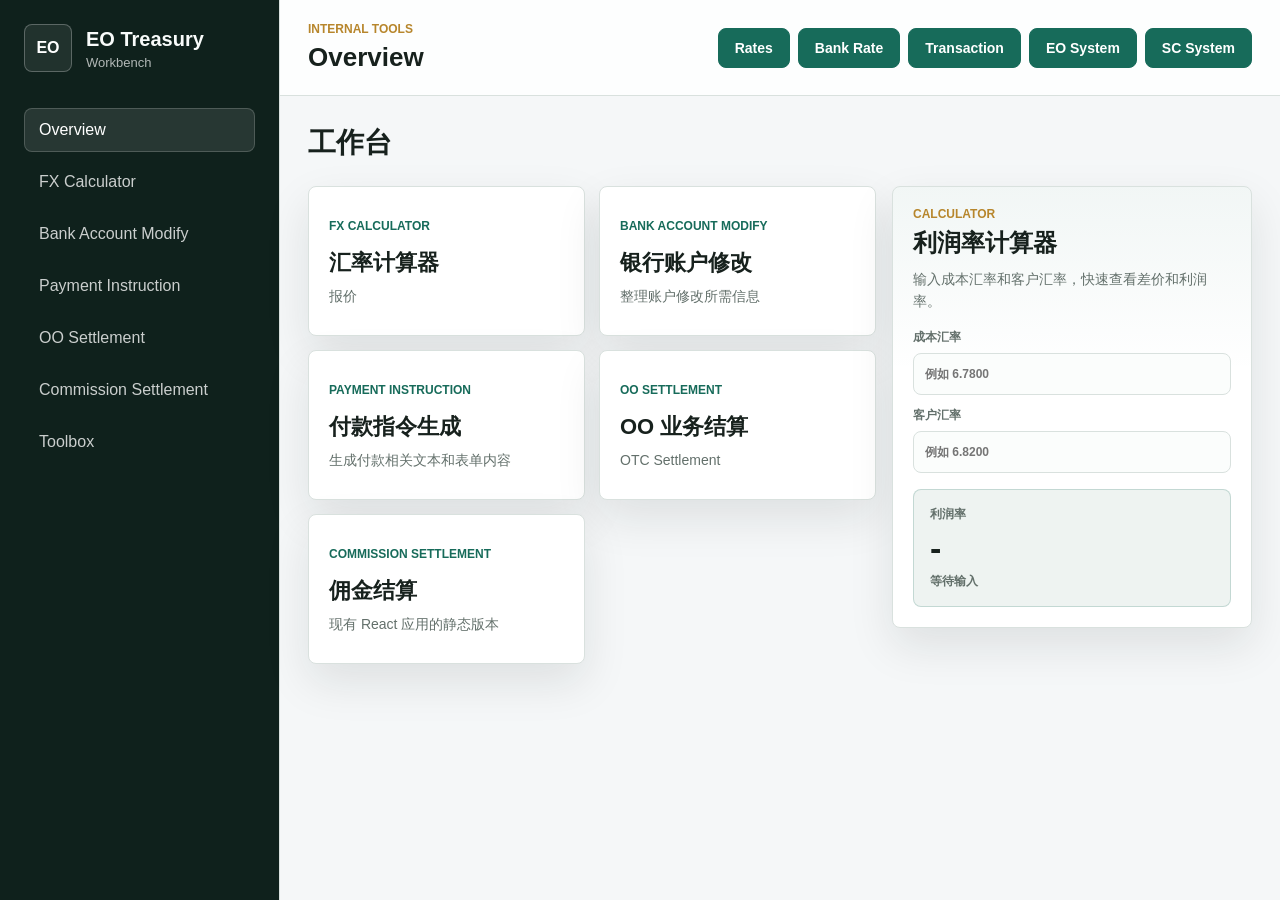
<file: index.html>
<!doctype html>
<html lang="zh-CN">
  <head>
    <meta charset="utf-8" />
    <meta name="viewport" content="width=device-width, initial-scale=1" />
    <title>EO Treasury Workbench</title>
    <meta
      name="description"
      content="EO Treasury internal workbench for treasury tools and downloadable utilities."
    />
    <link rel="stylesheet" href="./styles.css" />
  </head>
  <body>
    <div class="shell">
      <aside class="sidebar" aria-label="Workbench navigation">
        <div class="brand">
          <span class="brand-mark" aria-hidden="true">EO</span>
          <div>
            <h1>EO Treasury</h1>
            <p>Workbench</p>
          </div>
        </div>

        <nav class="nav" aria-label="Tools">
          <button class="nav-item active" type="button" data-view="home">
            <span>Overview</span>
          </button>
          <button class="nav-item" type="button" data-src="./tools/fx-calculator.html">
            <span>FX Calculator</span>
          </button>
          <button class="nav-item" type="button" data-src="./tools/bank-account-modify.html">
            <span>Bank Account Modify</span>
          </button>
          <button class="nav-item" type="button" data-src="./tools/payment-instruction-generator.html">
            <span>Payment Instruction</span>
          </button>
          <button class="nav-item" type="button" data-src="./tools/oo-settlement/index.html">
            <span>OO Settlement</span>
          </button>
          <button class="nav-item" type="button" data-src="./apps/commission/index.html">
            <span>Commission Settlement</span>
          </button>
          <button class="nav-item" type="button" data-view="toolbox">
            <span>Toolbox</span>
          </button>
        </nav>
      </aside>

      <main class="main">
        <header class="topbar">
          <div>
            <p class="eyebrow">Internal Tools</p>
            <h2 id="view-title">Overview</h2>
          </div>
          <div class="topbar-actions">
            <div class="fx-quick-links" id="fx-quick-links" hidden>
              <a href="https://www.moneychain.com.au/exchange-rates/" target="_blank" rel="noreferrer">
                Rates
              </a>
              <a href="https://www.boc.cn/sourcedb/whpj/" target="_blank" rel="noreferrer">
                Bank Rate
              </a>
              <a href="https://shinyuan-my.sharepoint.com/:x:/r/personal/database_shinyuan_com_au/_layouts/15/Doc.aspx?sourcedoc=%7B946037A2-05E4-4407-921E-9D23BCEDF0DE%7D&file=%5BAmanda%5D%20Transaction%20Summary%20-%20Strictly%20Confidential.xlsx&action=default&mobileredirect=true&DefaultItemOpen=1" target="_blank" rel="noreferrer">
                Transaction
              </a>
              <a href="https://sys.shinyuan.com.au/history/transaction_check_list" target="_blank" rel="noreferrer">
                EO System
              </a>
              <a href="https://oo.sentrecloud.com/login" target="_blank" rel="noreferrer">
                SC System
              </a>
            </div>
          </div>
        </header>

        <section class="home-view" id="home-view">
          <div class="intro">
            <h3>工作台</h3>
          </div>

          <div class="home-dashboard">
            <div class="tool-grid" aria-label="Available tools">
              <button class="tool-card" type="button" data-src="./tools/payment-instruction-generator.html">
                <span>Payment Instruction</span>
                <strong>付款指令生成</strong>
                <small>生成付款相关文本和表单内容</small>
              </button>
              <button class="tool-card" type="button" data-src="./tools/fx-calculator.html">
                <span>FX Calculator</span>
                <strong>汇率计算器</strong>
                <small>报价</small>
              </button>
              <button class="tool-card" type="button" data-src="./tools/bank-account-modify.html">
                <span>Bank Account Modify</span>
                <strong>银行账户修改</strong>
                <small>整理账户修改所需信息</small>
              </button>
              <button class="tool-card" type="button" data-src="./apps/commission/index.html">
                <span>Commission Settlement</span>
                <strong>佣金结算</strong>
                <small>现有 React 应用的静态版本</small>
              </button>
              <button class="tool-card" type="button" data-src="./tools/oo-settlement/index.html">
                <span>OO Settlement</span>
                <strong>OO 业务结算</strong>
                <small>OTC Settlement</small>
              </button>
            </div>

            <section class="rate-calculator" aria-label="Profit rate calculator">
              <div>
                <p class="eyebrow">Calculator</p>
                <h3>利润率计算器</h3>
                <p>输入成本汇率和客户汇率，快速查看差价和利润率。</p>
              </div>
              <div class="rate-fields">
                <label>
                  成本汇率
                  <input id="cost-rate" inputmode="decimal" placeholder="例如 6.7800" />
                </label>
                <label>
                  客户汇率
                  <input id="client-rate" inputmode="decimal" placeholder="例如 6.8200" />
                </label>
              </div>
              <div class="rate-result">
                <span>利润率</span>
                <strong id="profit-rate">-</strong>
                <small id="rate-spread">等待输入</small>
              </div>
            </section>
          </div>
        </section>

        <section class="toolbox-view" id="toolbox-view" hidden>
          <div class="intro">
            <h3>工具箱</h3>
            <p>这里放不需要在线运行、需要下载到本机使用的小工具。</p>
          </div>

          <div class="download-card">
            <div>
              <p class="eyebrow">Download</p>
              <h3>Daily Folder Creator</h3>
              <p>
                包含 `daily_create_folder.py`、`template.txt` 和相关模板文件。
                下载后解压，在本机目录里运行即可生成文件夹和空 Word 文档。
              </p>
            </div>
            <a class="download-button" href="./downloads/daily-folder-creator.zip" download>
              Download ZIP
            </a>
          </div>

        </section>

        <section class="frame-view" id="frame-view" hidden>
          <iframe id="tool-frame" title="Selected EO Treasury tool"></iframe>
        </section>
      </main>
    </div>

    <script src="./script.js"></script>
  </body>
</html>
</file>
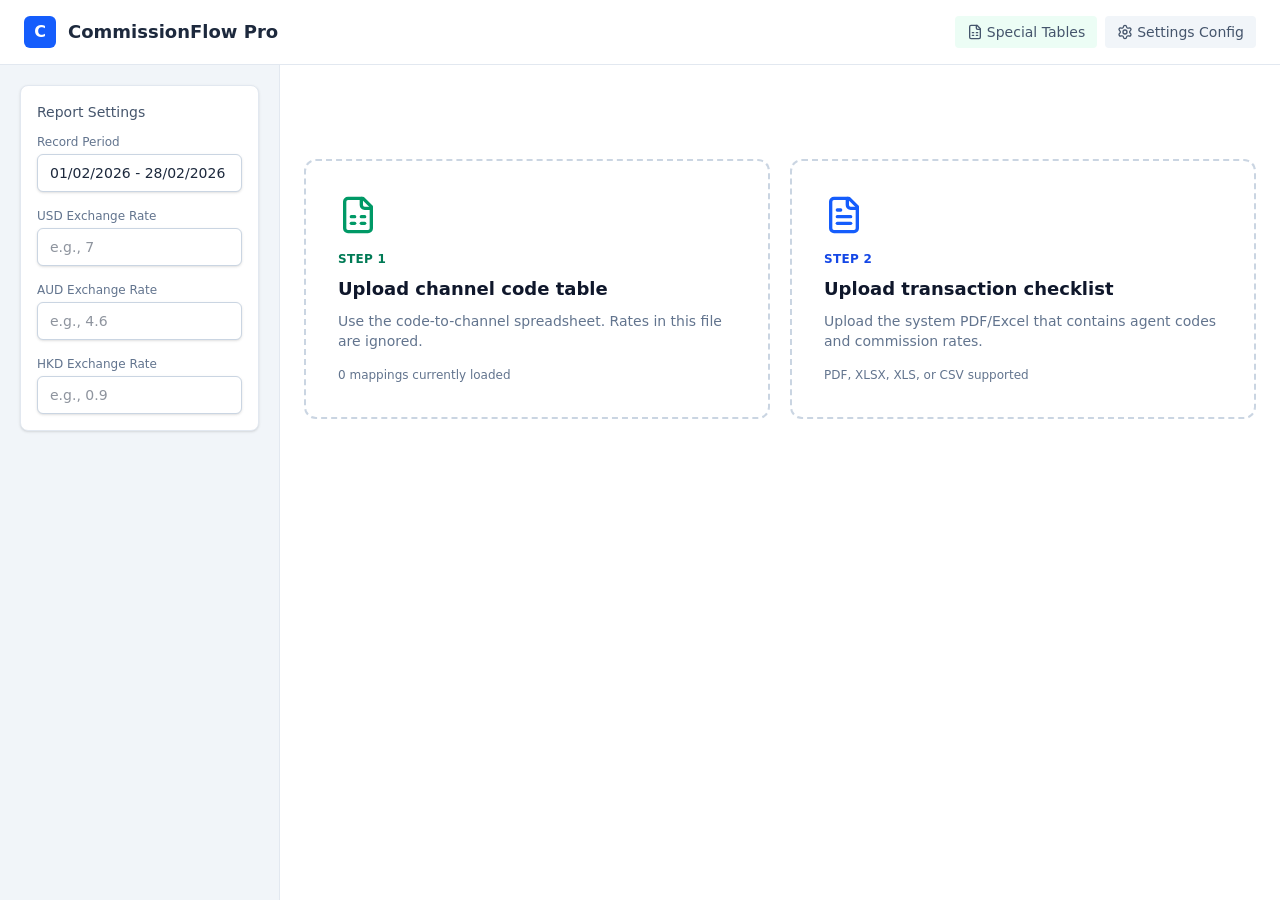
<file: apps/commission/index.html>
<!doctype html>
<html lang="en">
  <head>
    <meta charset="UTF-8" />
    <meta name="viewport" content="width=device-width, initial-scale=1.0" />
    <title>Exchange One Comission App</title>
    <script type="module" crossorigin src="./assets/index-CFJQeswk.js"></script>
    <link rel="stylesheet" crossorigin href="./assets/index-COIkiaqT.css">
  </head>
  <body>
    <div id="root"></div>
  </body>
</html>
</file>
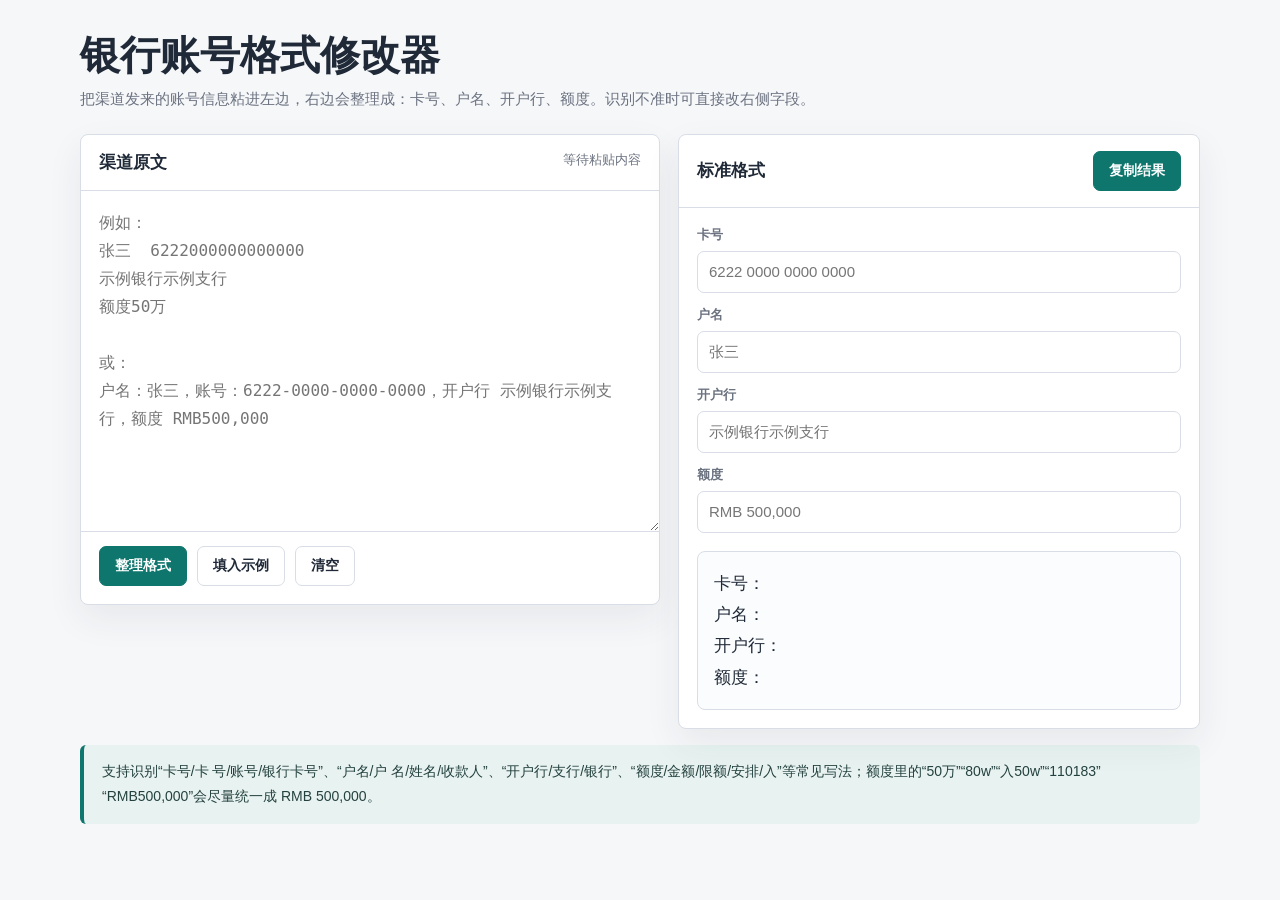
<file: tools/bank-account-modify.html>
<!doctype html>
<html lang="zh-CN">
<head>
  <meta charset="utf-8">
  <meta name="viewport" content="width=device-width, initial-scale=1">
  <title>银行账号格式修改器</title>
  <style>
    :root {
      --bg: #f6f7f9;
      --panel: #ffffff;
      --ink: #1f2937;
      --muted: #6b7280;
      --line: #d8dde6;
      --accent: #0f766e;
      --accent-dark: #115e59;
      --soft: #e8f3f1;
      --warn: #9a3412;
    }

    * {
      box-sizing: border-box;
    }

    body {
      margin: 0;
      min-height: 100vh;
      background: var(--bg);
      color: var(--ink);
      font-family: "Microsoft YaHei", "PingFang SC", "Segoe UI", Arial, sans-serif;
    }

    main {
      width: min(1120px, calc(100% - 32px));
      margin: 0 auto;
      padding: 32px 0;
    }

    header {
      margin-bottom: 22px;
    }

    h1 {
      margin: 0 0 8px;
      font-size: clamp(26px, 4vw, 40px);
      line-height: 1.15;
      letter-spacing: 0;
    }

    .subtitle {
      margin: 0;
      color: var(--muted);
      font-size: 15px;
      line-height: 1.7;
    }

    .workspace {
      display: grid;
      grid-template-columns: minmax(0, 1fr) minmax(340px, 0.9fr);
      gap: 18px;
      align-items: start;
    }

    .panel {
      background: var(--panel);
      border: 1px solid var(--line);
      border-radius: 8px;
      box-shadow: 0 14px 36px rgba(31, 41, 55, 0.07);
    }

    .panel-head {
      display: flex;
      align-items: center;
      justify-content: space-between;
      gap: 12px;
      padding: 16px 18px;
      border-bottom: 1px solid var(--line);
    }

    h2 {
      margin: 0;
      font-size: 17px;
    }

    .status {
      min-height: 22px;
      color: var(--muted);
      font-size: 13px;
      text-align: right;
    }

    textarea {
      display: block;
      width: 100%;
      min-height: 340px;
      padding: 18px;
      resize: vertical;
      border: 0;
      outline: 0;
      color: var(--ink);
      background: transparent;
      font: 16px/1.75 Consolas, "Microsoft YaHei", monospace;
    }

    .actions {
      display: flex;
      flex-wrap: wrap;
      gap: 10px;
      padding: 14px 18px 18px;
      border-top: 1px solid var(--line);
    }

    button {
      min-height: 40px;
      padding: 0 15px;
      border: 1px solid var(--line);
      border-radius: 7px;
      background: #fff;
      color: var(--ink);
      font-size: 14px;
      font-weight: 700;
      cursor: pointer;
    }

    button:hover {
      border-color: var(--accent);
      color: var(--accent-dark);
    }

    .primary {
      border-color: var(--accent);
      background: var(--accent);
      color: #fff;
    }

    .primary:hover {
      background: var(--accent-dark);
      color: #fff;
    }

    .fields {
      display: grid;
      gap: 13px;
      padding: 18px;
    }

    label {
      display: grid;
      gap: 7px;
      color: var(--muted);
      font-size: 13px;
      font-weight: 700;
    }

    input {
      width: 100%;
      min-height: 42px;
      padding: 9px 11px;
      border: 1px solid var(--line);
      border-radius: 7px;
      color: var(--ink);
      font: 15px/1.4 "Microsoft YaHei", "PingFang SC", Arial, sans-serif;
    }

    input:focus {
      border-color: var(--accent);
      outline: 3px solid var(--soft);
    }

    .output {
      margin: 0 18px 18px;
      padding: 16px;
      min-height: 156px;
      white-space: pre-wrap;
      border: 1px solid var(--line);
      border-radius: 8px;
      background: #fbfcfd;
      font: 17px/1.85 Consolas, "Microsoft YaHei", monospace;
    }

    .tips {
      margin-top: 16px;
      padding: 14px 18px;
      border-left: 4px solid var(--accent);
      background: var(--soft);
      border-radius: 6px;
      color: #23413e;
      font-size: 14px;
      line-height: 1.8;
    }

    .warn {
      color: var(--warn);
    }

    @media (max-width: 860px) {
      main {
        width: min(100% - 20px, 680px);
        padding: 20px 0;
      }

      .workspace {
        grid-template-columns: 1fr;
      }

      textarea {
        min-height: 260px;
      }
    }
  </style>
</head>
<body>
  <main>
    <header>
      <h1>银行账号格式修改器</h1>
      <p class="subtitle">把渠道发来的账号信息粘进左边，右边会整理成：卡号、户名、开户行、额度。识别不准时可直接改右侧字段。</p>
    </header>

    <section class="workspace" aria-label="格式修改工作区">
      <div class="panel">
        <div class="panel-head">
          <h2>渠道原文</h2>
          <div class="status" id="status">等待粘贴内容</div>
        </div>
        <textarea id="source" placeholder="例如：
张三  6222000000000000
示例银行示例支行
额度50万

或：
户名：张三，账号：6222-0000-0000-0000，开户行 示例银行示例支行，额度 RMB500,000"></textarea>
        <div class="actions">
          <button class="primary" id="parseBtn" type="button">整理格式</button>
          <button id="exampleBtn" type="button">填入示例</button>
          <button id="clearBtn" type="button">清空</button>
        </div>
      </div>

      <div class="panel">
        <div class="panel-head">
          <h2>标准格式</h2>
          <button class="primary" id="copyBtn" type="button">复制结果</button>
        </div>
        <div class="fields">
          <label>卡号
            <input id="card" autocomplete="off" placeholder="6222 0000 0000 0000">
          </label>
          <label>户名
            <input id="name" autocomplete="off" placeholder="张三">
          </label>
          <label>开户行
            <input id="bank" autocomplete="off" placeholder="示例银行示例支行">
          </label>
          <label>额度
            <input id="limit" autocomplete="off" placeholder="RMB 500,000">
          </label>
        </div>
        <pre class="output" id="output"></pre>
      </div>
    </section>

    <div class="tips">
      支持识别“卡号/卡  号/账号/银行卡号”、“户名/户  名/姓名/收款人”、“开户行/支行/银行”、“额度/金额/限额/安排/入”等常见写法；额度里的“50万”“80w”“入50w”“110183”“RMB500,000”会尽量统一成 RMB 500,000。
    </div>
  </main>

  <script>
    const source = document.querySelector("#source");
    const statusEl = document.querySelector("#status");
    const fields = {
      card: document.querySelector("#card"),
      name: document.querySelector("#name"),
      bank: document.querySelector("#bank"),
      limit: document.querySelector("#limit")
    };
    const output = document.querySelector("#output");

    const examples = [
      "张三\\n6222000000000000\\n示例银行示例支行\\n额度50万",
      "户名：张三，账号：6222-0000-0000-0000，开户行 示例银行示例支行，额度 RMB500,000",
      "收款人 张三\\n银行卡号 6222 0000 0000 0000\\n开户网点：示例银行示例支行\\n限额：500000",
      "李四\\n6222 0000 0000 1111\\n测试银行测试支行\\n安排80w",
      "王五\\n6222000000002222\\n样例银行\\n开户行样例城市样例支行\\n安排693500",
      "样例城市样例支行\\n\\n样例银行\\n\\n\\n6222000000003333\\n\\n赵六\\n\\n入50w",
      "户  名：钱七\\n卡  号：6222000000004444\\n开户行：演示银行演示支行\\n50w",
      "户  名：钱七\\n卡  号：6222000000004444\\n开户行：演示银行演示支行\\n110183"
    ];

    function normalizeText(text) {
      return text
        .replace(/[，。；、]/g, "\n")
        .replace(/[：:]/g, ":")
        .replace(/\r/g, "\n")
        .replace(/\t/g, " ")
        .replace(/[ ]{2,}/g, " ")
        .trim();
    }

    function afterLabel(text, labels) {
      const labelGroup = labels.map(flexibleLabel).join("|");
      const pattern = new RegExp("(?:^|\\n|\\s)(?:" + labelGroup + ")\\s*[:：]?\\s*([^\\n,，;；]+)", "i");
      const match = text.match(pattern);
      return match ? cleanupValue(match[1]) : "";
    }

    function flexibleLabel(label) {
      return label.split("").map(char => escapeRegex(char)).join("\\s*");
    }

    function escapeRegex(value) {
      return value.replace(/[.*+?^${}()|[\]\\]/g, "\\$&");
    }

    function cleanupValue(value) {
      return value
        .replace(/^(为|是|:|：|-|—)+/, "")
        .replace(/\s*(卡号|账号|户名|姓名|开户行|额度|金额|限额|安排|入)\s*$/i, "")
        .trim();
    }

    function formatCard(value) {
      const digits = (value || "").replace(/\D/g, "");
      if (!digits) return "";
      return digits.replace(/(.{4})/g, "$1 ").trim();
    }

    function extractCardCandidate(value) {
      // Keep a short final card group, but never absorb an amount such as 300w.
      const spaced = (value || "").match(/(?:^|\D)(\d{4}(?:[ \t-]+\d{4}){2,3}(?:[ \t-]+\d{1,3}(?!\d|[ \t]*[wW万]))?)(?!\d)/);
      if (spaced) {
        const digits = spaced[1].replace(/\D/g, "");
        if (digits.length >= 12 && digits.length <= 19) return digits;
      }

      const compact = (value || "").match(/(?:^|\D)(\d{12,19})(?:\D|$)/);
      return compact ? compact[1] : "";
    }

    function findCard(text) {
      const labeled = afterLabel(text, ["银行卡号", "银行账号", "卡号", "账号", "账户", "帐号"]);
      const labeledDigits = extractCardCandidate(labeled);
      if (labeledDigits) return formatCard(labeledDigits);

      const numberLine = text
        .split(/\n+/)
        .map(line => line.trim())
        .map(line => extractCardCandidate(line))
        .find(Boolean);
      if (numberLine) return formatCard(numberLine);

      const compactLines = text
        .split(/\n+/)
        .map(line => extractCardCandidate(line.replace(/[\s-]/g, "")))
        .find(Boolean);
      return compactLines ? formatCard(compactLines) : "";
    }

    function findName(text, card) {
      const labeled = afterLabel(text, ["户名", "姓名", "收款人", "持卡人", "客户名", "名字"]);
      const labeledName = firstChineseName(labeled);
      if (labeledName) return labeledName;

      const inlineBankName = findInlineNameBeforeBank(text);
      if (inlineBankName) return inlineBankName;

      const lines = text.split(/\n+/).map(line => line.trim()).filter(Boolean);
      const cardDigits = card.replace(/\D/g, "");
      for (const line of lines) {
        const cleaned = line.replace(cardDigits, "").replace(/\d/g, "").trim();
        if (/银行|支行|开户|额度|金额|限额|RMB|人民币/i.test(cleaned)) continue;
        const name = firstChineseName(cleaned);
        if (name) return name;
      }
      return "";
    }

    function findInlineNameBeforeBank(text) {
      const lines = text.split(/\n+/).map(line => line.trim()).filter(Boolean);
      for (const line of lines) {
        const bankIndex = line.search(/(?:银行|信用社|农商行|农信)/);
        if (bankIndex <= 0) continue;
        const beforeBank = line.slice(0, bankIndex).trim();
        const separated = beforeBank.match(/^([\u4e00-\u9fa5·]{2,8})\s+[\u4e00-\u9fa5·]{1,8}$/);
        if (separated) return separated[1];
      }
      return "";
    }

    function firstChineseName(value) {
      const match = (value || "").match(/[\u4e00-\u9fa5·]{2,8}/);
      return match ? match[0].replace(/[：:]/g, "").trim() : "";
    }

    function findBank(text) {
      const lines = text.split(/\n+/).map(line => line.trim()).filter(Boolean);
      const bankText = text.replace(/(开户网点|开户银行|开户行|银行(?=\s*:))/g, "\n$1");
      const labeled = afterLabel(bankText, ["开户网点", "开户银行", "开户行", "银行", "支行"]);
      if (/银行|信用社|农商行|农信/i.test(labeled)) return stripTrailingNoise(labeled);
      if (/支行|分行/.test(labeled)) {
        const bankPrefix = lines
          .map(line => stripTrailingNoise(line))
          .find(line => /银行|信用社|农商行|农信/.test(line) && !/支行|分行/.test(line));
        return bankPrefix ? mergeBankLines(bankPrefix, labeled) : stripTrailingNoise(labeled);
      }

      for (let index = 0; index < lines.length; index += 1) {
        const line = stripTrailingNoise(lines[index]);
        const next = stripTrailingNoise(lines[index + 1] || "");
        const previous = stripTrailingNoise(lines[index - 1] || "");
        if (!/银行|信用社|农商行|农信/.test(line)) continue;
        if (/支行|分行/.test(previous)) {
          return mergeBankLines(line, previous);
        }
        if (/^开户行/.test(next) || /支行|分行/.test(next)) {
          return mergeBankLines(line, next);
        }
        if (/支行|分行/.test(line)) return line;
      }

      const bankLine = lines.find(line => /银行|支行|分行|信用社|农商行|农信/.test(line));
      return bankLine ? stripTrailingNoise(bankLine) : "";
    }

    function mergeBankLines(bankLine, branchLine) {
      const bank = stripTrailingNoise(bankLine);
      const branch = stripTrailingNoise(branchLine).replace(/^开户行\s*[:：]?/, "").trim();
      if (!branch) return bank;
      if (branch.startsWith(bank)) return branch;
      return bank + branch;
    }

    function stripTrailingNoise(value) {
      return cleanupValue(value)
        .replace(/^[\u4e00-\u9fa5·]{2,8}\s+(?=(?:[\u4e00-\u9fa5]*)(?:银行|信用社|农商行|农信))/, "")
        .replace(/(额度|金额|限额|安排|入|卡号|账号|户名|姓名|收款人).*$/i, "")
        .replace(/(?:[¥￥]|RMB|人民币)\s*[:：]?\s*\d.*$/i, "")
        .replace(/\d{12,}.*/, "")
        .trim();
    }

    function findLimit(text, card) {
      const moneyContext = text.match(/(?:额度|金额|限额|安排|入|RMB|人民币|¥|￥)\s*[:：]?\s*([A-Za-z¥￥\d,.，万wW\s]+)/i);
      if (moneyContext) return parseMoney(moneyContext[1]);

      const labeled = afterLabel(text, ["额度", "授信额度", "金额", "限额", "可用额度", "安排", "入"]);
      const fromLabel = parseMoney(labeled);
      if (fromLabel) return fromLabel;

      const moneyLine = text
        .split(/\n+/)
        .map(line => line.trim())
        .find(line => /^(?:RMB\s*)?\d+(?:\.\d+)?\s*(?:万|w)$/i.test(line));
      if (moneyLine) return parseMoney(moneyLine);

      const plainAmountLine = findPlainAmountLine(text, card);
      return plainAmountLine ? parseMoney(plainAmountLine) : "";
    }

    function findPlainAmountLine(text, card) {
      const cardDigits = (card || "").replace(/\D/g, "");
      return text
        .split(/\n+/)
        .map(line => line.trim())
        .find(line => {
          const digits = line.replace(/\D/g, "");
          if (!/^\d{5,9}$/.test(digits)) return false;
          if (cardDigits && digits === cardDigits) return false;
          if (/卡号|账号|账户|帐号|户名|姓名|开户|银行|支行|分行/i.test(line)) return false;
          return line === digits || /^RMB\s*\d[\d,]*$/i.test(line);
        });
    }

    function parseMoney(value) {
      if (!value) return "";
      const normalized = value.replace(/，/g, ",").replace(/人民币|元|圆|¥|￥/g, "").trim();
      const wan = normalized.match(/(\d+(?:\.\d+)?)\s*(万|w)/i);
      if (wan) return "RMB " + withCommas(Math.round(Number(wan[1]) * 10000));

      const number = normalized.match(/\d[\d,\s]*(?:\.\d+)?/);
      if (!number) return "";
      const amount = Number(number[0].replace(/[,\s]/g, ""));
      if (!Number.isFinite(amount)) return "";
      return "RMB " + withCommas(amount);
    }

    function withCommas(number) {
      return new Intl.NumberFormat("en-US", { maximumFractionDigits: 2 }).format(number);
    }

    function parseSource() {
      const text = normalizeText(source.value);
      const card = findCard(text);
      const name = findName(text, card);
      const bank = findBank(text);
      const limit = findLimit(text, card);

      fields.card.value = card;
      fields.name.value = name;
      fields.bank.value = bank;
      fields.limit.value = limit;
      renderOutput();

      const missing = [
        ["卡号", card],
        ["户名", name],
        ["开户行", bank],
        ["额度", limit]
      ].filter(item => !item[1]).map(item => item[0]);

      statusEl.innerHTML = missing.length
        ? "<span class='warn'>请补充：" + missing.join("、") + "</span>"
        : "已整理完成";
    }

    function renderOutput() {
      output.textContent = [
        "卡号：" + fields.card.value.trim(),
        "户名：" + fields.name.value.trim(),
        "开户行：" + fields.bank.value.trim(),
        "额度：" + fields.limit.value.trim()
      ].join("\n");
    }

    async function copyOutput() {
      renderOutput();
      const text = output.textContent;
      try {
        await navigator.clipboard.writeText(text);
        statusEl.textContent = "已复制到剪贴板";
      } catch (error) {
        const range = document.createRange();
        range.selectNodeContents(output);
        const selection = window.getSelection();
        selection.removeAllRanges();
        selection.addRange(range);
        statusEl.textContent = "已选中结果，可按 Ctrl+C 复制";
      }
    }

    document.querySelector("#parseBtn").addEventListener("click", parseSource);
    document.querySelector("#copyBtn").addEventListener("click", copyOutput);
    document.querySelector("#clearBtn").addEventListener("click", () => {
      source.value = "";
      Object.values(fields).forEach(input => input.value = "");
      statusEl.textContent = "等待粘贴内容";
      renderOutput();
      source.focus();
    });
    document.querySelector("#exampleBtn").addEventListener("click", () => {
      const pick = examples[Math.floor(Math.random() * examples.length)];
      source.value = pick;
      parseSource();
    });
    source.addEventListener("input", () => {
      window.clearTimeout(source.parseTimer);
      source.parseTimer = window.setTimeout(parseSource, 250);
    });
    Object.values(fields).forEach(input => input.addEventListener("input", renderOutput));
    renderOutput();
  </script>
</body>
</html>
</file>
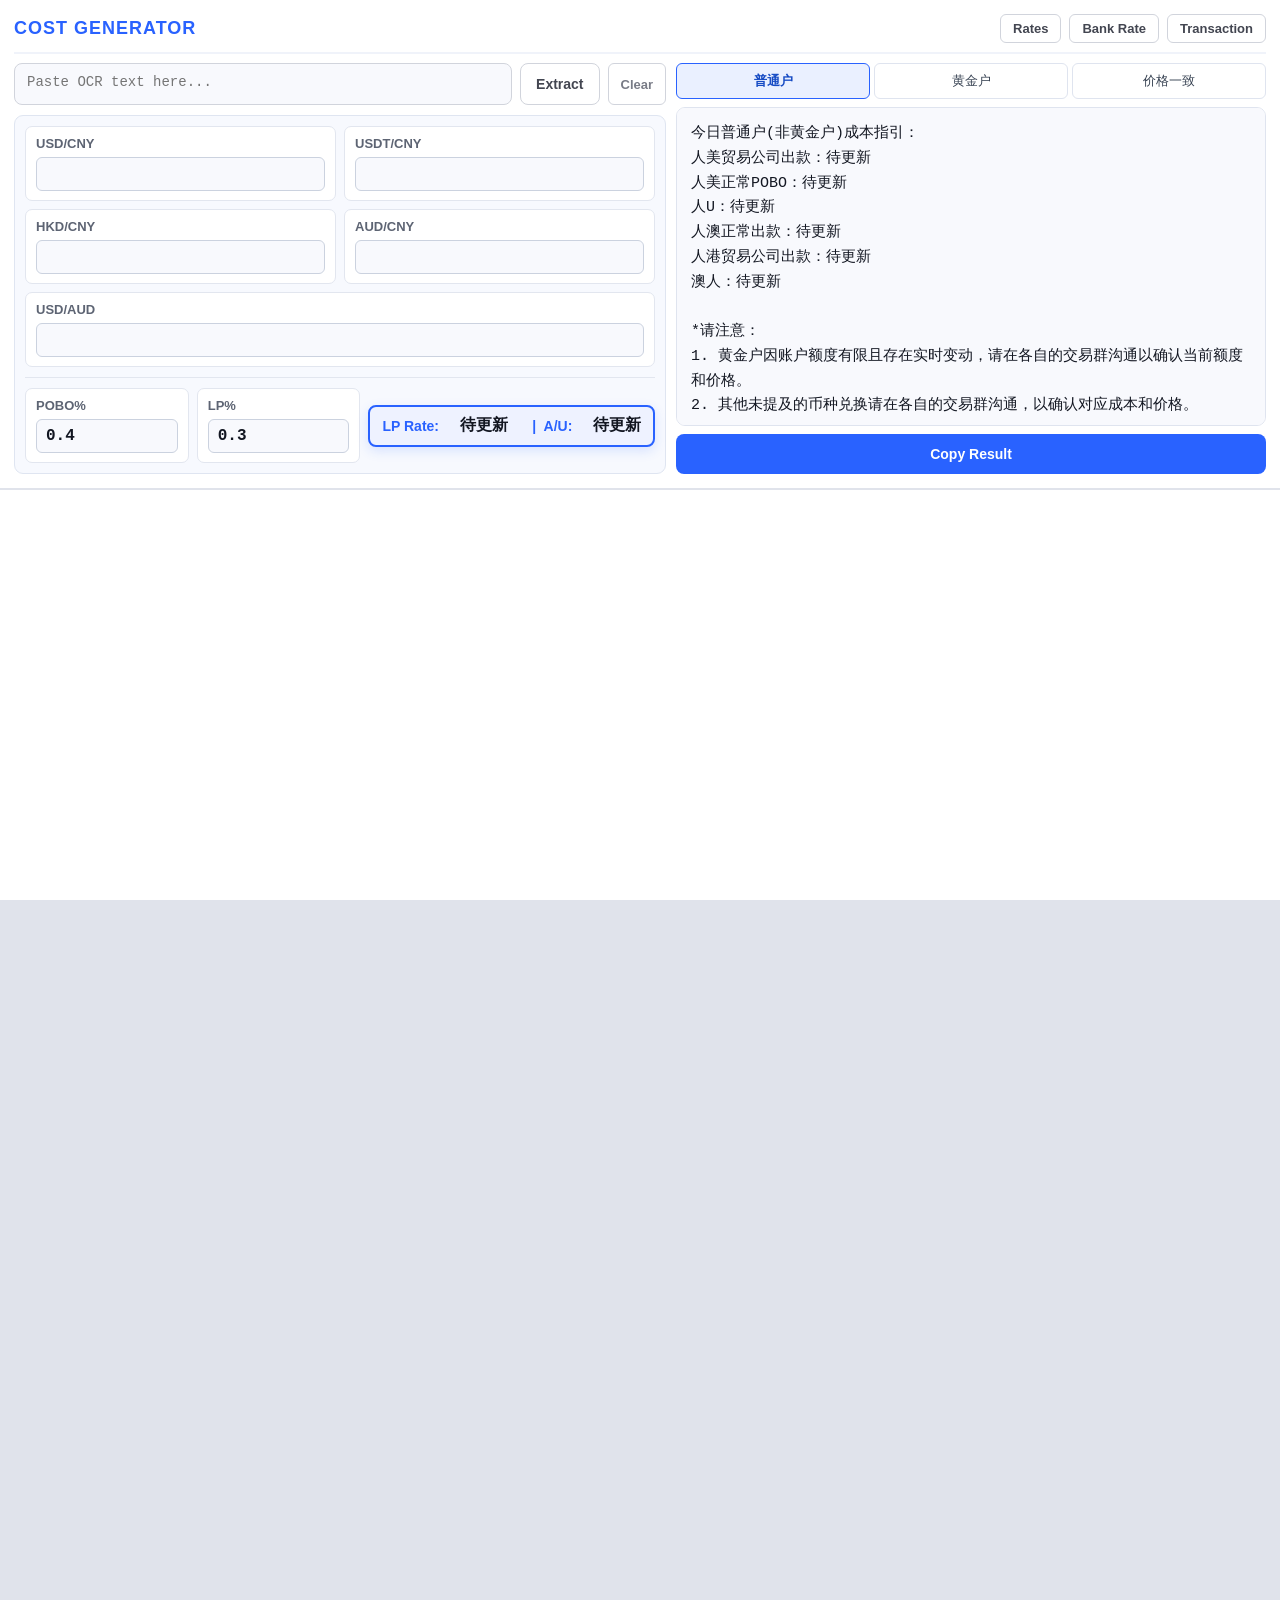
<file: tools/fx-calculator.html>
<!DOCTYPE html>
<html lang="en">
<head>
    <meta charset="UTF-8">
    <meta name="viewport" content="width=device-width, initial-scale=1.0">
    <title>Treasury Dashboard Pro</title>
    <style>
        /* ================= Global Reset & Fixes ================= */
        *, *::before, *::after {
            box-sizing: border-box;
        }

        body, html {
            margin: 0; padding: 0;
            width: 100vw; height: 100vh;
            background-color: #e0e3eb; 
            overflow: hidden;
            font-family: -apple-system, BlinkMacSystemFont, "Segoe UI", Roboto, Helvetica, Arial, sans-serif;
        }

        /* 4-Quarter Grid Layout */
        .dashboard {
            display: grid;
            grid-template-columns: 1fr 1fr;
            grid-template-rows: 1fr 1fr;
            width: 100vw;
            height: calc(100dvh - 34px);
            gap: 2px;
        }

        .panel {
            background-color: #ffffff;
            width: 100%; height: 100%;
            position: relative;
            overflow: hidden;
            display: flex;
            flex-direction: column;
        }

        /* ================= Cost Generator Panel ================= */
        .cost-generator {
            padding: 12px 14px;
            display: flex;
            flex-direction: column;
            gap: 9px;
            overflow: auto;
        }

        /* --- Header --- */
        .cg-header {
            display: flex;
            justify-content: space-between;
            align-items: center;
            border-bottom: 2px solid #f0f3fa;
            padding-bottom: 9px;
            flex-shrink: 0;
        }
        .cg-header .title { 
            font-size: 18px; 
            font-weight: 800; 
            color: #2962FF; 
            letter-spacing: 1px;
        }
        .cg-header .links {
            display: flex;
            gap: 8px;
        }
        .cg-header .links a {
            font-size: 13px; font-weight: 600; color: #434651;
            text-decoration: none;
            background: #ffffff; border: 1px solid #d1d4dc; 
            border-radius: 6px; padding: 6px 12px;
            transition: all .2s;
        }
        .cg-header .links a:hover { 
            color: #2962FF; border-color: #2962FF; background: #f0f3fa; 
        }

        /* --- Main Layout (Left Inputs + Right Output) --- */
        .cg-main {
            display: grid;
            grid-template-columns: minmax(0, 1.08fr) minmax(235px, 0.92fr);
            grid-template-rows: 42px minmax(0, 1fr);
            grid-template-areas:
                "ocr result"
                "controls result";
            gap: 10px;
            flex: 1; 
            min-height: 0;
        }

        /* Left Side: Controls */
        /* OCR Input */
        .ocr-row { 
            grid-area: ocr;
            display: grid;
            grid-template-columns: minmax(0, 1fr) auto auto;
            gap: 8px;
            min-width: 0;
        }
        .ocr-row textarea {
            height: 42px; background: #f8f9fd; border: 1px solid #d1d4dc;
            border-radius: 8px; padding: 10px 12px; font-size: 14px; resize: none;
            color: #131722; transition: border-color 0.2s;
            min-width: 0;
        }
        .ocr-row textarea:focus { outline: none; border-color: #2962FF; }
        .btn-extract { 
            font-size: 14px; font-weight: 700; cursor: pointer; padding: 0 15px;
            border: 1px solid #d1d4dc; border-radius: 8px; background: #fff; color: #434651;
            transition: all 0.2s;
        }
        .btn-extract:hover { background: #f0f3fa; color: #2962FF; border-color: #2962FF; }
        .btn-clear {
            font-size: 13px;
            font-weight: 700;
            cursor: pointer;
            border: 1px solid #d1d4dc;
            border-radius: 6px;
            background: #ffffff;
            color: #787b86;
            transition: all 0.2s;
            white-space: nowrap;
        }
        .ocr-row .btn-clear { padding: 0 12px; }
        .btn-clear:hover { background: #fff5f5; color: #d50000; border-color: #ffcdd2; }

        /* Rates & Margins Card */
        .control-card {
            grid-area: controls;
            background: #f7f9fe;
            border: 1px solid #dfe5f1;
            border-radius: 9px;
            padding: 10px;
            display: grid;
            grid-template-rows: minmax(0, 1fr) auto;
            gap: 10px;
            min-height: 0;
        }

        /* 修复出框：使用 minmax(0, 1fr) 强制控制列宽边界 */
        .rates-grid {
            display: grid;
            grid-template-columns: repeat(2, minmax(0, 1fr));
            align-content: stretch;
            gap: 8px;
            min-height: 0;
        }
        .rates-grid .input-group:nth-child(5) {
            grid-column: 1 / -1;
        }
        .input-group { 
            display: flex;
            flex-direction: column;
            align-items: stretch;
            justify-content: center;
            gap: 6px;
            min-height: 66px;
            padding: 9px 10px;
            background: #ffffff;
            border: 1px solid #e2e6ef;
            border-radius: 7px;
        }
        .input-group label { 
            width: auto; font-size: 12px; color: #5d6473; font-weight: 800; text-align: left; flex-shrink: 0;
        }
        .input-group input {
            flex: 0 0 auto; width: 100%; padding: 7px 9px; border: 1px solid #cbd2df;
            border-radius: 6px; font-family: 'Courier New', Courier, monospace; 
            font-size: 16px; font-weight: 700; color: #131722; transition: all 0.2s;
            background: #f8f9fd;
        }
        .input-group input:focus { outline: none; border-color: #2962FF; box-shadow: 0 0 0 2px rgba(41,98,255,0.1); }

        .margin-row {
            display: grid;
            grid-template-columns: minmax(0, 0.8fr) minmax(0, 0.8fr) minmax(0, 1.4fr);
            gap: 8px;
            padding-top: 10px;
            border-top: 1px solid #e2e6ef;
            align-items: center;
        }
        
        /* 核心数据突出显示：LP Highlight Badge */
        .lp-highlight { 
            margin-left: auto; /* 推到最右侧 */
            background: #eef2ff; /* 浅蓝底色 */
            border: 2px solid #2962FF; /* 深蓝强调边框 */
            border-radius: 8px;
            padding: 8px 12px;
            font-size: 14px;
            color: #2962FF; 
            font-weight: 800; 
            box-shadow: 0 4px 12px rgba(41, 98, 255, 0.15);
            display: flex;
            align-items: center;
            justify-content: space-between;
            gap: 8px;
            letter-spacing: 0;
            min-height: 42px;
            width: 100%;
        }
        .lp-highlight span {
            color: #131722; /* 具体的数值用黑色强调 */
            font-family: 'Courier New', Courier, monospace;
            font-size: 16px;
        }

        .summary-modes { display: grid; grid-template-columns: repeat(3, minmax(0, 1fr)); gap: 4px; flex-shrink: 0; margin: 0; padding: 0; border: 0; min-width: 0; }
        .summary-modes label { position: relative; min-width: 0; cursor: pointer; }
        .summary-modes input { position: absolute; opacity: 0; width: 1px; height: 1px; }
        .summary-modes span { display: block; padding: 8px 2px; text-align: center; font-size: 13px; line-height: 1.4; border: 1px solid #dfe4ef; border-radius: 6px; background: #fff; color: #394454; }
        .summary-modes input:checked + span { background: #eaf0ff; border-color: #2962ff; color: #164bc4; font-weight: 700; }
        .summary-modes input:focus-visible + span { outline: 2px solid #2962ff; outline-offset: 2px; }
        /* Right Side: Output text */
        .cg-right {
            grid-area: result;
            display: flex;
            flex-direction: column;
            gap: 8px;
            min-width: 0;
            min-height: 0;
        }
        .output-area {
            flex: 1; background: #f8f9fd; border: 1px solid #dfe4ef;
            border-radius: 9px; padding: 13px 14px; font-size: 15px; line-height: 1.65;
            resize: none; color: #131722; outline: none;
            min-height: 0;
        }
        .btn-copy {
            background: #2962FF; color: #fff; border: none; border-radius: 8px;
            padding: 12px; font-size: 14px; font-weight: 700; cursor: pointer;
            transition: background 0.2s; flex-shrink: 0;
        }
        .btn-copy:hover { background: #1e53e5; }

        .margin-row .input-group {
            max-width: none !important;
        }

        @media (max-width: 1600px) {
            .cost-generator {
                padding: 14px;
            }

            .cg-main {
                grid-template-columns: minmax(0, 1.05fr) minmax(220px, 0.95fr);
                gap: 10px;
            }

            .rates-grid {
                gap: 8px;
            }

            .input-group label {
                width: auto;
                font-size: 13px;
            }

            .input-group input {
                flex-basis: auto;
                width: 100%;
            }

            .output-area {
                padding: 14px;
            }
        }

        @media (max-width: 1280px) {
            .dashboard {
                grid-template-columns: 1fr;
                grid-template-rows: auto 420px 420px 420px;
                height: auto;
                min-height: 100vh;
                overflow-y: auto;
            }

            body, html {
                overflow-y: auto;
            }

            .cost-generator {
                order: -1;
            }

            .panel {
                min-height: 420px;
            }
        }

        @media (max-width: 980px) {
            body, html {
                width: 100%;
                height: auto;
                min-height: 100vh;
                overflow-x: hidden;
                overflow-y: auto;
            }

            .dashboard {
                grid-template-columns: 1fr;
                grid-template-rows: auto;
                width: 100%;
                height: auto;
                min-height: 100vh;
                gap: 8px;
                padding: 8px;
            }

            .panel {
                min-height: 320px;
                height: auto;
                border-radius: 8px;
            }

            .tradingview-widget-container {
                min-height: 320px;
            }

            .tradingview-widget-container__widget {
                min-height: 288px;
            }

            .cost-generator {
                order: -1;
                padding: 18px;
                gap: 18px;
                min-height: auto;
            }

            .cg-header {
                align-items: flex-start;
                gap: 12px;
            }

            .cg-header .links {
                justify-content: flex-end;
                flex-wrap: wrap;
                gap: 8px;
            }

            .cg-header .links a {
                padding: 6px 10px;
                font-size: 13px;
            }

            .cg-main {
                grid-template-columns: 1fr;
                grid-template-rows: auto auto auto;
                grid-template-areas:
                    "ocr"
                    "controls"
                    "result";
                gap: 14px;
                min-height: auto;
            }

            .ocr-row {
                display: grid;
                grid-template-columns: 1fr auto auto;
                gap: 8px;
            }

            .ocr-row textarea {
                grid-column: 1 / -1;
                height: 78px;
            }

            .btn-extract,
            .ocr-row .btn-clear {
                min-height: 42px;
            }

            .control-card {
                padding: 16px;
                gap: 12px;
                grid-template-rows: auto auto;
            }

            .rates-grid {
                grid-template-columns: repeat(2, minmax(0, 1fr));
                gap: 10px;
            }

            .input-group label {
                width: auto;
                text-align: left;
            }

            .margin-row {
                grid-template-columns: repeat(2, minmax(0, 1fr));
                gap: 12px;
            }

            .margin-row .input-group {
                max-width: none !important;
            }

            .lp-highlight {
                grid-column: 1 / -1;
                width: 100%;
                margin-left: 0;
                justify-content: space-between;
                flex-wrap: wrap;
                font-size: 14px;
                padding: 10px 12px;
            }

            .cg-right {
                width: 100%;
            }

            .output-area {
                min-height: 180px;
            }
        }

        @media (max-width: 560px) {
            .dashboard {
                padding: 6px;
            }

            .panel {
                min-height: 280px;
            }

            .tradingview-widget-container {
                min-height: 280px;
            }

            .tradingview-widget-container__widget {
                min-height: 248px;
            }

            .cost-generator {
                padding: 14px;
            }

            .cg-header {
                flex-direction: column;
            }

            .cg-header .links {
                width: 100%;
                justify-content: flex-start;
            }

            .cg-header .links a {
                flex: 1 1 auto;
                text-align: center;
            }

            .ocr-row {
                grid-template-columns: 1fr 1fr;
            }

            .ocr-row textarea {
                grid-column: 1 / -1;
            }

            .input-group {
                flex-direction: column;
                align-items: stretch;
                gap: 6px;
            }

            .rates-grid,
            .margin-row {
                grid-template-columns: 1fr;
            }

            .input-group label {
                width: auto;
            }

            .input-group input {
                width: 100%;
                flex-basis: auto;
            }

            .lp-highlight {
                display: block;
                line-height: 1.8;
            }
        }
    </style>
</head>
<body>

<div class="dashboard">
    <div class="panel">
        <div class="tradingview-widget-container" style="height:100%;width:100%">
          <div class="tradingview-widget-container__widget" style="height:100%;width:100%"></div>
          <script type="text/javascript" src="https://s3.tradingview.com/external-embedding/embed-widget-advanced-chart.js" async>
          {
          "allow_symbol_change": true, "interval": "5", "timezone": "Australia/Sydney", "theme": "light", "style": "1", "locale": "en",
          "symbol": "CMCMARKETS:USDAUD", "backgroundColor": "#ffffff", "gridColor": "rgba(46, 46, 46, 0.06)", "autosize": true
          }
          </script>
        </div>
    </div>

    <div class="panel cost-generator">
        <div class="cg-header">
            <span class="title">COST GENERATOR</span>
            <div class="links">
                <a href="https://www.moneychain.com.au/exchange-rates/" target="_blank">Rates</a>
                <a href="https://www.boc.cn/sourcedb/whpj/" target="_blank">Bank Rate</a>
                <a href="https://shinyuan-my.sharepoint.com/:x:/r/personal/database_shinyuan_com_au/_layouts/15/Doc.aspx?sourcedoc=%7B946037A2-05E4-4407-921E-9D23BCEDF0DE%7D&file=%5BAmanda%5D%20Transaction%20Summary%20-%20Strictly%20Confidential.xlsx&action=default&mobileredirect=true&DefaultItemOpen=1" target="_blank" title="Transaction Summary Excel">Transaction</a>
            </div>
        </div>

        <div class="cg-main">
            <div class="ocr-row">
                    <textarea id="raw-text" placeholder="Paste OCR text here..."></textarea>
                    <button class="btn-extract" onclick="smartExtract()">Extract</button>
                    <button class="btn-clear" onclick="clearCostGenerator()">Clear</button>
                </div>

            <div class="control-card">
                    <div class="rates-grid">
                        <div class="input-group"><label>USD/CNY</label><input type="text" id="v-renmei" oninput="autoUpdate()" onblur="evalStandard(this)"></div>
                        <div class="input-group"><label>USDT/CNY</label><input type="text" id="v-renu" oninput="autoUpdate()" onblur="evalStandard(this)"></div>
                        <div class="input-group"><label>HKD/CNY</label><input type="text" id="v-rengang" oninput="autoUpdate()" onblur="evalStandard(this)"></div>
                        <div class="input-group"><label>AUD/CNY</label><input type="text" id="v-aoren" oninput="autoUpdate()" onblur="evalStandard(this)"></div>
                        <div class="input-group"><label>USD/AUD</label><input type="text" id="v-usdaud" oninput="autoUpdate()" onblur="evalStandard(this)"></div>
                    </div>
                    <div class="margin-row">
                        <div class="input-group"><label>POBO%</label><input type="text" id="m-pobo" value="0.4" oninput="autoUpdate()" onblur="evalStandard(this)"></div>
                        <div class="input-group"><label>LP%</label><input type="text" id="m-lp" value="0.3" oninput="autoUpdate()" onblur="evalStandard(this)"></div>
                        
                        <div class="lp-highlight" id="lp-hint">
                            LP Rate: <span>待更新</span> &nbsp;|&nbsp; A/U: <span>待更新</span>
                        </div>
                    </div>
                </div>

            <div class="cg-right">
                <fieldset class="summary-modes" aria-label="文案版本">
                    <label><input type="radio" name="summary-mode" value="standard" checked onchange="autoUpdate()"><span>普通户</span></label>
                    <label><input type="radio" name="summary-mode" value="gold" onchange="autoUpdate()"><span>黄金户</span></label>
                    <label><input type="radio" name="summary-mode" value="same" onchange="autoUpdate()"><span>价格一致</span></label>
                </fieldset>
                <textarea class="output-area" id="output-box" readonly placeholder="Generated cost summary will appear here."></textarea>
                <button class="btn-copy" onclick="copyResult()">Copy Result</button>
            </div>
        </div>

    </div>

    <div class="panel">
        <div class="tradingview-widget-container" style="height:100%;width:100%">
          <div class="tradingview-widget-container__widget" style="height:100%;width:100%"></div>
          <script type="text/javascript" src="https://s3.tradingview.com/external-embedding/embed-widget-advanced-chart.js" async>
          {
          "allow_symbol_change": true, "interval": "5", "timezone": "Australia/Sydney", "theme": "light", "style": "1", "locale": "en",
          "symbol": "CMCMARKETS:AUDCNH", "backgroundColor": "#ffffff", "gridColor": "rgba(46, 46, 46, 0.06)", "autosize": true
          }
          </script>
        </div>
    </div>

    <div class="panel">
        <div class="tradingview-widget-container" style="height:100%;width:100%">
          <div class="tradingview-widget-container__widget" style="height:100%;width:100%"></div>
          <script type="text/javascript" src="https://s3.tradingview.com/external-embedding/embed-widget-advanced-chart.js" async>
          {
          "allow_symbol_change": true, "interval": "5", "timezone": "Australia/Sydney", "theme": "light", "style": "1", "locale": "en",
          "symbol": "CMCMARKETS:USDCNH", "backgroundColor": "#ffffff", "gridColor": "rgba(46, 46, 46, 0.06)", "autosize": true
          }
          </script>
        </div>
    </div>
</div>

<script>
    // --- Standard Input Calc (For Rates Panel) ---
    function parseExcelMath(str) {
        if (!str) return 0;
        let expr = str.toString().trim();
        if (expr.startsWith('=')) expr = expr.substring(1); 
        if (/^[\d\.\+\-\*\/\(\)\s]+$/.test(expr)) {
            try {
                let result = Function('"use strict";return (' + expr + ')')();
                return result === undefined || isNaN(result) ? 0 : result;
            } catch { return 0; }
        }
        return parseFloat(str) || 0;
    }

    function evalStandard(el) {
        if (!el.value) return;
        let val = parseExcelMath(el.value);
        if (val) el.value = Math.round(val * 100000) / 100000;
        if (el.id.startsWith('v-') || el.id.startsWith('m-')) autoUpdate();
    }

    document.querySelectorAll('.input-group input').forEach(input => {
        input.addEventListener('keydown', function(e) {
            if (e.key === 'Enter') this.blur();
        });
    });

    // --- Main Calculation Logic ---
    function normalizeHkdRate(raw) {
        if (!raw) return '';
        const cleaned = raw.toString().replace(/[^\d.]/g, '');
        if (!cleaned) return '';
        const num = parseFloat(cleaned);
        if (!isNaN(num) && num >= 0.7 && num < 1) return num.toFixed(4);

        const digits = cleaned.replace(/\D/g, '');
        if (/^0?\d{4}$/.test(digits)) {
            const rate = parseInt(digits, 10) / 10000;
            return rate >= 0.7 && rate < 1 ? rate.toFixed(4) : '';
        }
        return '';
    }

    function smartExtract() {
        const text = document.getElementById('raw-text').value;
        if (!text) return;
        const nums = text.match(/\d+(?:\.\d+)?/g) || [];
        let renmei = '', renu = '', rengang = '';
        
        const hkHint = text.match(/(?:港币|港幣|港|HKD)[^\d]*(0?\d{4}|0?\.\d{3,5})/i);
        if (hkHint) rengang = normalizeHkdRate(hkHint[1]);
        if (!rengang) {
            const hkVal = nums.map(normalizeHkdRate).find(Boolean);
            if (hkVal) rengang = hkVal;
        }
        
        const uVal = text.match(/[uU](?:价|成本)?\s*[:：]?\s*([67]\.\d+)/);
        if (uVal) renu = uVal[1];
        
        const mainVal = nums.find(n => parseFloat(n) >= 6 && n !== renu);
        if (mainVal) renmei = mainVal;

        if (renmei) document.getElementById('v-renmei').value = renmei;
        if (renu)   document.getElementById('v-renu').value = renu;
        if (rengang) document.getElementById('v-rengang').value = rengang;
        autoUpdate();
    }

    function clearCostGenerator() {
        document.getElementById('raw-text').value = '';
        ['v-renmei', 'v-renu', 'v-rengang', 'v-aoren', 'v-usdaud'].forEach(id => {
            document.getElementById(id).value = '';
        });
        document.getElementById('m-pobo').value = '0.4';
        document.getElementById('m-lp').value = '0.3';
        autoUpdate();
    }

    function autoUpdate() {
        const getV = (id) => parseExcelMath(document.getElementById(id).value);
        
        const u = getV('v-renu');
        const usdaud = getV('v-usdaud');
        const p = getV('m-pobo') / 100;
        const l = getV('m-lp') / 100;
        
        let poboCost = '待更新', nppCost = '待更新';
        
        if (u) poboCost = (u * (1 + p)).toFixed(4);
        
        if (usdaud) {
            const lpRate = usdaud * (1 - l);
            // 写入新的强调版样式结构
            document.getElementById('lp-hint').innerHTML = `LP Rate: <span>${lpRate.toFixed(4)}</span> &nbsp;|&nbsp; A/U: <span>${(1/lpRate).toFixed(4)}</span>`;
            if (u) {
                const audCost = u / lpRate;
                nppCost = audCost.toFixed(4);
                document.getElementById('v-aoren').value = (audCost * 0.99).toFixed(4);
            }
        } else {
            document.getElementById('lp-hint').innerHTML = `LP Rate: <span>待更新</span> &nbsp;|&nbsp; A/U: <span>待更新</span>`;
        }

        const txtRenmei = document.getElementById('v-renmei').value || '待更新';
        const txtRenu = document.getElementById('v-renu').value || '待更新';
        const txtRengang = document.getElementById('v-rengang').value || '待更新';
        const txtAoren = document.getElementById('v-aoren').value || '待更新';

        const standardSummary = 
`今日普通户(非黄金户)成本指引：
人美贸易公司出款：${txtRenmei}
人美正常POBO：${poboCost}
人U：${txtRenu}
人澳正常出款：${nppCost}
人港贸易公司出款：${txtRengang}
澳人：${txtAoren}

*请注意：
1. 黄金户因账户额度有限且存在实时变动，请在各自的交易群沟通以确认当前额度和价格。
2. 其他未提及的币种兑换请在各自的交易群沟通，以确认对应成本和价格。`;
        const summaries = {
            standard: standardSummary,
            gold: `今日黄金户成本指引：
人美正常POBO：${poboCost}
人澳正常出款：${nppCost}`,
            same: '今日黄金户普通户价格一致'
        };
        const mode = document.querySelector('input[name="summary-mode"]:checked').value;
        document.getElementById('output-box').value = summaries[mode];
    }

    function copyResult() {
        const box = document.getElementById('output-box');
        box.select(); box.setSelectionRange(0, 99999);
        try {
            document.execCommand('copy');
            const btn = document.querySelector('.btn-copy');
            const origText = btn.innerText;
            btn.innerText = 'Copied ✓';
            btn.style.background = '#00c853'; 
            setTimeout(() => {
                btn.innerText = origText;
                btn.style.background = '#2962FF';
            }, 1500);
        } catch { alert('Copy Failed'); }
        window.getSelection()?.removeAllRanges();
    }

    window.onload = () => autoUpdate();
</script>
</body>
</html>
</file>
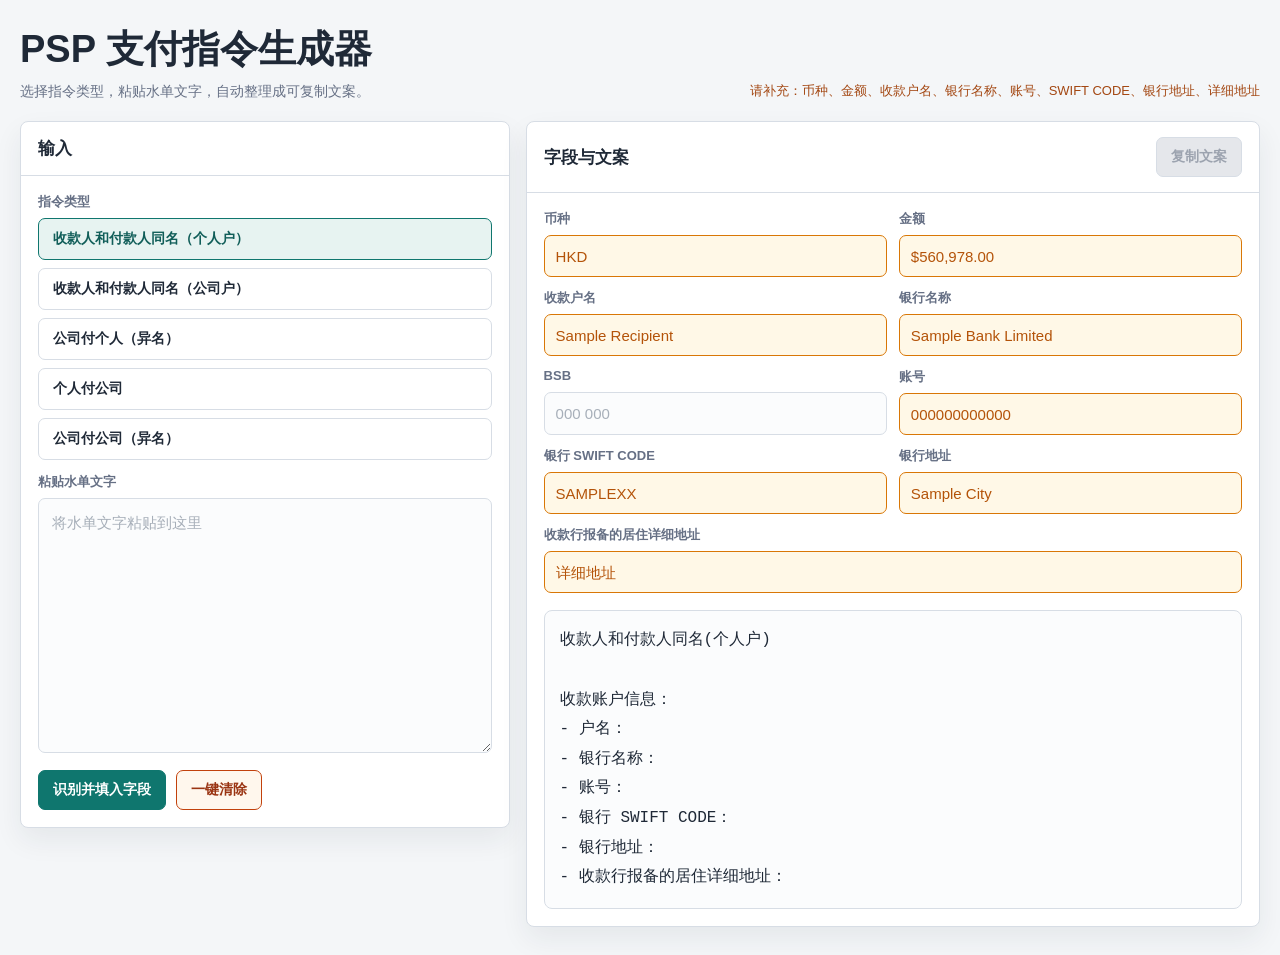
<file: tools/payment-instruction-generator.html>
<!doctype html>
<html lang="zh-CN">
<head>
  <meta charset="utf-8">
  <meta name="viewport" content="width=device-width, initial-scale=1">
  <title>PSP 支付指令生成器</title>
  <style>
    :root {
      --bg: #f4f6f8;
      --panel: #ffffff;
      --ink: #1f2937;
      --muted: #667085;
      --line: #d7dde5;
      --accent: #0f766e;
      --accent-dark: #115e59;
      --soft: #e7f3f1;
      --warn: #a34712;
      --good: #166534;
      --field: #fbfcfd;
    }

    * {
      box-sizing: border-box;
    }

    body {
      margin: 0;
      min-height: 100vh;
      background: var(--bg);
      color: var(--ink);
      font-family: "Microsoft YaHei", "PingFang SC", "Segoe UI", Arial, sans-serif;
    }

    main {
      width: min(1240px, calc(100% - 32px));
      margin: 0 auto;
      padding: 28px 0;
    }

    header {
      display: flex;
      justify-content: space-between;
      gap: 20px;
      align-items: end;
      margin-bottom: 18px;
    }

    h1 {
      margin: 0 0 8px;
      font-size: clamp(25px, 4vw, 38px);
      line-height: 1.15;
      letter-spacing: 0;
    }

    .subtitle {
      margin: 0;
      color: var(--muted);
      font-size: 14px;
      line-height: 1.7;
    }

    .workspace {
      display: grid;
      grid-template-columns: minmax(360px, 0.8fr) minmax(0, 1.2fr);
      gap: 16px;
      align-items: start;
    }

    .panel {
      background: var(--panel);
      border: 1px solid var(--line);
      border-radius: 8px;
      box-shadow: 0 12px 28px rgba(31, 41, 55, 0.07);
      overflow: hidden;
    }

    .panel-head {
      display: flex;
      align-items: center;
      justify-content: space-between;
      gap: 12px;
      padding: 15px 17px;
      border-bottom: 1px solid var(--line);
    }

    h2 {
      margin: 0;
      font-size: 17px;
      letter-spacing: 0;
    }

    .status {
      min-height: 21px;
      color: var(--muted);
      font-size: 13px;
      text-align: right;
    }

    .status.warn {
      color: var(--warn);
    }

    .status.good {
      color: var(--good);
    }

    .controls {
      display: grid;
      gap: 13px;
      padding: 17px;
    }

    label {
      display: grid;
      gap: 7px;
      color: var(--muted);
      font-size: 13px;
      font-weight: 700;
    }

    input,
    select,
    textarea {
      width: 100%;
      border: 1px solid var(--line);
      border-radius: 7px;
      color: var(--ink);
      background: var(--field);
      font: 15px/1.45 "Microsoft YaHei", "PingFang SC", Arial, sans-serif;
      outline: 0;
    }

    input::placeholder,
    textarea::placeholder {
      color: #a7afb9;
      opacity: 1;
    }

    input.missing {
      border-color: #d97706;
      background: #fff8e7;
    }

    input.missing::placeholder {
      color: #b45309;
    }

    input,
    select {
      min-height: 42px;
      padding: 9px 11px;
    }

    textarea {
      min-height: 255px;
      padding: 13px;
      resize: vertical;
      font-family: Consolas, "Microsoft YaHei", monospace;
      line-height: 1.7;
    }

    input:focus,
    select:focus,
    textarea:focus {
      border-color: var(--accent);
      box-shadow: 0 0 0 3px var(--soft);
    }

    .type-row {
      display: grid;
      grid-template-columns: minmax(0, 1fr);
      gap: 10px;
      align-items: end;
    }

    .template-options {
      display: grid;
      grid-template-columns: 1fr;
      gap: 8px;
    }

    .template-option {
      min-height: 42px;
      text-align: left;
      background: #ffffff;
    }

    .template-option.active {
      border-color: var(--accent);
      background: var(--soft);
      color: var(--accent-dark);
    }

    .template-select {
      position: absolute;
      width: 1px;
      height: 1px;
      opacity: 0;
      pointer-events: none;
    }

    .grid {
      display: grid;
      grid-template-columns: repeat(2, minmax(0, 1fr));
      gap: 12px;
    }

    .full {
      grid-column: 1 / -1;
    }

    .actions {
      display: flex;
      flex-wrap: wrap;
      gap: 10px;
      padding: 0 17px 17px;
    }

    button {
      min-height: 40px;
      padding: 0 14px;
      border: 1px solid var(--line);
      border-radius: 7px;
      background: #ffffff;
      color: var(--ink);
      font-size: 14px;
      font-weight: 700;
      cursor: pointer;
    }

    button:hover {
      border-color: var(--accent);
      color: var(--accent-dark);
    }

    .primary {
      border-color: var(--accent);
      background: var(--accent);
      color: #ffffff;
    }

    .primary:hover {
      background: var(--accent-dark);
      color: #ffffff;
    }

    button:disabled,
    button:disabled:hover {
      border-color: #d7dde5;
      background: #e5e7eb;
      color: #9ca3af;
      cursor: not-allowed;
    }

    .clear-button {
      border-color: #c2410c;
      color: #9a3412;
      background: #fff7ed;
    }

    .clear-button:hover {
      border-color: #9a3412;
      color: #7c2d12;
      background: #ffedd5;
    }

    .output {
      margin: 0 17px 17px;
      min-height: 246px;
      padding: 15px;
      white-space: pre-wrap;
      border: 1px solid var(--line);
      border-radius: 8px;
      background: #fbfcfd;
      font: 16px/1.85 Consolas, "Microsoft YaHei", monospace;
    }

    .compact {
      margin-top: -3px;
      color: var(--muted);
      font-size: 12px;
      line-height: 1.55;
    }

    .hidden {
      display: none;
    }

    @media (max-width: 920px) {
      main {
        width: min(100% - 20px, 720px);
        padding: 20px 0;
      }

      header,
      .workspace,
      .grid,
      .type-row {
        grid-template-columns: 1fr;
      }

      header {
        display: block;
      }
    }
  </style>
</head>
<body>
  <main>
    <header>
      <div>
        <h1>PSP 支付指令生成器</h1>
        <p class="subtitle">选择指令类型，粘贴水单文字，自动整理成可复制文案。</p>
      </div>
      <div class="status" id="status">等待输入</div>
    </header>

    <section class="workspace" aria-label="PSP 支付指令工作区">
      <div class="panel">
        <div class="panel-head">
          <h2>输入</h2>
        </div>
        <div class="controls">
          <div class="type-row">
            <label>指令类型
              <select class="template-select" id="instructionType" tabindex="-1">
                <option value="samePersonal">收款人和付款人同名（个人户）</option>
                <option value="sameCompany">收款人和付款人同名（公司户）</option>
                <option value="companyToPersonal">公司付个人（异名）</option>
                <option value="personalToCompany">个人付公司</option>
                <option value="companyToCompany">公司付公司（异名）</option>
              </select>
              <span class="template-options" aria-label="指令类型">
                <button class="template-option active" type="button" data-type="samePersonal">收款人和付款人同名（个人户）</button>
                <button class="template-option" type="button" data-type="sameCompany">收款人和付款人同名（公司户）</button>
                <button class="template-option" type="button" data-type="companyToPersonal">公司付个人（异名）</button>
                <button class="template-option" type="button" data-type="personalToCompany">个人付公司</button>
                <button class="template-option" type="button" data-type="companyToCompany">公司付公司（异名）</button>
              </span>
            </label>
          </div>

          <label>粘贴水单文字
            <textarea id="sourceText" placeholder="将水单文字粘贴到这里"></textarea>
          </label>
        </div>
        <div class="actions">
          <button class="primary" id="parseBtn" type="button">识别并填入字段</button>
          <button class="clear-button" id="clearBtn" type="button">一键清除</button>
        </div>
      </div>

      <div class="panel">
        <div class="panel-head">
          <h2>字段与文案</h2>
          <button class="primary" id="copyBtn" type="button">复制文案</button>
        </div>

        <div class="controls">
          <div class="grid">
            <label class="money-field">币种
              <input id="currency" autocomplete="off" placeholder="HKD">
            </label>
            <label class="money-field">金额
              <input id="amount" autocomplete="off" placeholder="$560,978.00">
            </label>

            <label class="payer-person-field">付款户名
              <input id="payerName" autocomplete="off" placeholder="付款人姓名">
            </label>
            <label class="payer-person-field">付款人居住地址
              <input id="payerAddress" autocomplete="off" placeholder="付款人地址">
            </label>

            <label class="payer-company-field">付款公司名称
              <input id="payerCompanyName" autocomplete="off" value="EXCHANGE ONE PTY LTD">
            </label>
            <label class="payer-company-field">付款公司地址
              <input id="payerCompanyAddress" autocomplete="off" value="Level 11 10 Carrington Street Sydney NSW 2000">
            </label>

            <label>收款户名
              <input id="recipientName" autocomplete="off" placeholder="Sample Recipient">
            </label>
            <label>银行名称
              <input id="bankName" autocomplete="off" placeholder="Sample Bank Limited">
            </label>
            <label id="bsbWrap">BSB
              <input id="bsb" autocomplete="off" placeholder="000 000">
            </label>
            <label>账号
              <input id="accountNumber" autocomplete="off" placeholder="000000000000">
            </label>
            <label>银行 SWIFT CODE
              <input id="swift" autocomplete="off" placeholder="SAMPLEXX">
            </label>
            <label>银行地址
              <input id="bankAddress" autocomplete="off" placeholder="Sample City">
            </label>
            <label class="full" id="reportedAddressLabel">收款行报备的居住详细地址
              <input id="reportedAddress" autocomplete="off" placeholder="详细地址">
            </label>
            <label class="full personal-company-field">备注
              <input id="note" autocomplete="off" placeholder="可选">
            </label>
          </div>
        </div>

        <pre class="output" id="output"></pre>
      </div>
    </section>
  </main>

  <script>
    const els = {
      status: document.querySelector("#status"),
      type: document.querySelector("#instructionType"),
      sourceText: document.querySelector("#sourceText"),
      output: document.querySelector("#output"),
      parseBtn: document.querySelector("#parseBtn"),
      copyBtn: document.querySelector("#copyBtn"),
      clearBtn: document.querySelector("#clearBtn"),
      currency: document.querySelector("#currency"),
      amount: document.querySelector("#amount"),
      payerName: document.querySelector("#payerName"),
      payerAddress: document.querySelector("#payerAddress"),
      payerCompanyName: document.querySelector("#payerCompanyName"),
      payerCompanyAddress: document.querySelector("#payerCompanyAddress"),
      recipientName: document.querySelector("#recipientName"),
      bankName: document.querySelector("#bankName"),
      bsb: document.querySelector("#bsb"),
      accountNumber: document.querySelector("#accountNumber"),
      swift: document.querySelector("#swift"),
      bankAddress: document.querySelector("#bankAddress"),
      reportedAddress: document.querySelector("#reportedAddress"),
      note: document.querySelector("#note"),
      reportedAddressLabel: document.querySelector("#reportedAddressLabel")
    };

    const fieldIds = [
      "currency",
      "amount",
      "payerName",
      "payerAddress",
      "payerCompanyName",
      "payerCompanyAddress",
      "recipientName",
      "bankName",
      "bsb",
      "accountNumber",
      "swift",
      "bankAddress",
      "reportedAddress",
      "note"
    ];

    function setStatus(text, tone = "") {
      els.status.textContent = text;
      els.status.className = "status" + (tone ? " " + tone : "");
    }

    function normalize(text) {
      return (text || "")
        .replace(/\r/g, "\n")
        .replace(/[：]/g, ":")
        .replace(/[，]/g, ",")
        .replace(/[；]/g, ";")
        .replace(/[。]/g, "\n")
        .replace(/\u00a0/g, " ")
        .replace(/[ \t]+/g, " ")
        .replace(/\n[ \t]+/g, "\n")
        .trim();
    }

    function escapeRegex(value) {
      return value.replace(/[.*+?^${}()|[\]\\]/g, "\\$&");
    }

    function afterLabel(text, labels) {
      const group = labels.map(escapeRegex).join("|");
      const pattern = new RegExp("(?:^|\\n|\\s)(?:" + group + ")\\s*:?\\s*([^\\n]+)", "i");
      const match = text.match(pattern);
      return match ? cleanValue(match[1]) : "";
    }

    function afterLabelUntil(text, labels, stopLabels) {
      const group = labels.map(escapeRegex).join("|");
      const stops = stopLabels.map(escapeRegex).join("|");
      const pattern = new RegExp("(?:^|\\n|\\s)(?:" + group + ")\\s*:?\\s*([\\s\\S]*?)(?=\\s+(?:" + stops + ")\\b|\\n(?:" + stops + ")\\b|$)", "i");
      const match = text.match(pattern);
      return match ? stripFieldTail(match[1]) : "";
    }

    const labelOnlyPattern = /^(姓名|客户会员号|住址|交易编号|起息日|银行交易编号|客户卖出货币|金额|汇率|客户买入货币|目的|收款账户|账户名|转账金额|账户号码|已收金额|开户行地址|收款人账户信息|收款人姓名|收款人银行|银行账号|银行国际代码|银行所在城市|应付金额|备注|Office Use only)$/i;

    function valueAfterLabels(text, labels, stopLabels = []) {
      const lines = text.split(/\n+/).map(cleanValue);
      const labelSet = new Set(labels.map(label => label.toLowerCase()));
      const stopSet = new Set(stopLabels.map(label => label.toLowerCase()));
      for (let index = 0; index < lines.length; index++) {
        const line = lines[index].replace(/:$/, "").trim();
        if (!labelSet.has(line.toLowerCase())) continue;

        for (let next = index + 1; next < lines.length; next++) {
          const candidate = lines[next].replace(/:$/, "").trim();
          if (!candidate) continue;
          if (stopSet.has(candidate.toLowerCase())) break;
          if (labelSet.has(candidate.toLowerCase()) || labelOnlyPattern.test(candidate)) continue;
          return candidate;
        }
      }
      return "";
    }

    function pickBetween(text, startPattern, endPatterns) {
      const start = text.match(startPattern);
      if (!start) return "";
      const startIndex = start.index + start[0].length;
      let endIndex = text.length;
      const tail = text.slice(startIndex);
      for (const endPattern of endPatterns) {
        const end = tail.match(endPattern);
        if (end && end.index < endIndex - startIndex) {
          endIndex = startIndex + end.index;
        }
      }
      return cleanValue(text.slice(startIndex, endIndex));
    }

    function cleanValue(value) {
      return (value || "")
        .replace(/^[-: ]+/, "")
        .replace(/\s{2,}/g, " ")
        .trim();
    }

    function titleCaseBank(value) {
      const known = {
        "HANG SENG BANK LIMITED": "Hang Seng Bank Limited",
        "STANDARD CHARTERED BANK (HONG KONG) LIMITED": "STANDARD CHARTERED BANK (HONG KONG) LIMITED",
        "WESTPAC BANKING CORPORATION": "Westpac Banking Corporation"
      };
      const key = value.trim().toUpperCase();
      return known[key] || value.trim();
    }

    function parseCurrencyAmount(text) {
      const normalized = text.replace(/,/g, "");
      const buy = normalized.match(/Client Buy Currency[\s\S]{0,100}?\b(AUD|USD|HKD|CNY|RMB|NZD|EUR|GBP|CAD|JPY|SGD)\b\s+Amount[\s\S]{0,60}?(?:\$|A\$|HK\$|US\$)?\s*([0-9]+(?:\.[0-9]{1,2})?)/i);
      const payable = normalized.match(/Client Buy Currency\s*(?:客户买入货币)?\s*:?\s*(AUD|USD|HKD|CNY|RMB|NZD|EUR|GBP|CAD|JPY|SGD)[\s\S]{0,180}?Amount Payable\s*(?:应付金额)?\s*(?:\$|A\$|HK\$|US\$)?\s*([0-9]+(?:\.[0-9]{1,2})?)/i);
      const money = buy || payable || normalized.match(/\b(AUD|USD|HKD|CNY|RMB|NZD|EUR|GBP|CAD|JPY|SGD)\b\s*(?:\$|A\$|HK\$|US\$)?\s*([0-9]+(?:\.[0-9]{1,2})?)/i);
      if (!money) return {};
      const currency = money[1].toUpperCase() === "RMB" ? "CNY" : money[1].toUpperCase();
      const amount = "$" + Number(money[2]).toLocaleString("en-US", {
        minimumFractionDigits: 2,
        maximumFractionDigits: 2
      });
      return { currency, amount };
    }

    function parseBsb(text) {
      const beneficiary = text.match(/Beneficiary Account[\s\S]{0,120}?BSB\s*:?\s*(\d{3}[- ]?\d{3})/i);
      if (beneficiary) return beneficiary[1].replace("-", " ");

      const labeled = afterLabel(text, ["BSB", "BSB Number", "BSB No"]);
      const value = labeled.match(/\d{3}[- ]?\d{3}/);
      if (value) return value[0].replace("-", " ");
      return "";
    }

    function parseSwift(text) {
      const swiftLine = text.match(/SWIFT Code[\s\S]{0,80}?\b([A-Z]{6}[A-Z0-9]{2}(?:[A-Z0-9]{3})?)\b/i);
      if (swiftLine) return swiftLine[1].toUpperCase();

      const labeled = afterLabel(text, ["银行 SWIFT CODE", "SWIFT CODE", "SWIFT", "BIC"]);
      if (/Client Buy Currency|客户买入货币/i.test(labeled)) return "";
      const match = labeled.match(/[A-Z]{6}[A-Z0-9]{2}(?:[A-Z0-9]{3})?/i);
      if (match) return match[0].toUpperCase();
      return "";
    }

    function parseAccount(text, bsb, swift) {
      const beneficiary = text.match(/Beneficiary Account\s*:?\s*([\s\S]{0,240}?)(?=\s+Office Use only|\s+SWIFT Code|$)/i);
      if (beneficiary) {
        const accountBlock = beneficiary[1];
        const acct = accountBlock.match(/(?:Acct|Account|银行账号|账号)\s*:?\s*([0-9][0-9 -]{3,24}[0-9])/i);
        if (acct) return tidyAccount(acct[1], bsb);

        const blockCandidates = accountBlock.match(/\b[0-9][0-9 -]{3,24}[0-9]\b/g) || [];
        const cleanBsb = (bsb || "").replace(/\D/g, "");
        for (const candidate of blockCandidates) {
          if (candidate.replace(/\D/g, "") !== cleanBsb) return tidyAccount(candidate, bsb);
        }
      }

      const labeled = afterLabel(text, ["账号", "账户号码", "账户号", "Account Number", "Account No"]);
      const fromLabel = labeled.match(/[0-9][0-9 -]{3,24}[0-9]/);
      if (fromLabel) return tidyAccount(fromLabel[0], bsb);

      const candidates = text.match(/\b[0-9][0-9 -]{4,24}[0-9]\b/g) || [];
      const cleanBsb = (bsb || "").replace(/\D/g, "");
      for (const candidate of candidates) {
        const digits = candidate.replace(/\D/g, "");
        if (digits === cleanBsb) continue;
        if (swift && candidate.toUpperCase().includes(swift)) continue;
        if (digits.length >= 5 && digits.length <= 18) return tidyAccount(candidate, bsb);
      }
      return "";
    }

    function tidyAccount(value, bsb) {
      const cleaned = cleanValue(value).replace(/[^\d ]/g, " ").replace(/\s{2,}/g, " ").trim();
      if (!bsb) return cleaned;
      const bsbDigits = bsb.replace(/\D/g, "");
      return cleaned.replace(new RegExp("^" + bsbDigits + "\\s*"), "").trim() || cleaned;
    }

    function parseName(text) {
      const beneficiaryBlock = pickBetween(text, /Beneficiary name\s*/i, [/Beneficiary Bank/i]);
      if (beneficiaryBlock) {
        const nameLine = beneficiaryBlock
          .split(/\n+/)
          .map(cleanValue)
          .find(line => /^[A-Za-z][A-Za-z .'-]{1,79}$/.test(line) && !/BENEFICIARY|NAME|ACCOUNT|BANK/i.test(line));
        if (nameLine) return nameLine;
      }

      const compactName = pickBetween(text, /Beneficiary name\s*(?:收款人姓名)?\s*/i, [
        /Beneficiary Bank/i,
        /收款人银行/i,
        /Beneficiary Account/i,
        /银行账号/i,
        /\n/
      ]);
      if (compactName) return stripFieldTail(compactName);

      const labels = [
        "户名",
        "收款户名",
        "收款人",
        "Beneficiary Name",
        "Beneficiary",
        "Account Name",
        "Recipient Name",
        "Payee Name",
        "Payee"
      ];
      const labeled = afterLabel(text, labels);
      if (labeled) return stripFieldTail(labeled);

      const lines = text.split(/\n+/).map(cleanValue).filter(Boolean);
      const likely = lines.find(line => /^[A-Z][A-Z .'-]{3,80}$/.test(line) && !/BANK|LIMITED|TRANSFER|CONFIRMATION|PAYMENT|ADDRESS|ACCOUNT|SWIFT|BSB/.test(line));
      return likely || "";
    }

    function parseBankName(text) {
      const bankAfterLabel = valueAfterLabels(text, ["Beneficiary Bank", "收款人银行"], ["Beneficiary Account", "银行账号", "SWIFT Code", "银行国际代码", "Bank City", "银行所在城市"]);
      if (bankAfterLabel) return titleCaseBank(bankAfterLabel);

      const beneficiaryBlock = pickBetween(text, /Beneficiary Bank\s*/i, [/Beneficiary Account/i, /SWIFT Code/i]);
      if (beneficiaryBlock) {
        const bankLine = beneficiaryBlock
          .split(/\n+/)
          .map(cleanValue)
          .find(line => /^[A-Za-z][A-Za-z0-9 &().,'-]{2,100}$/.test(line) && !/BENEFICIARY|ACCOUNT|BANK NAME/i.test(line));
        if (bankLine) return titleCaseBank(bankLine);
      }

      const compactBank = pickBetween(text, /Beneficiary Bank\s*(?:收款人银行)?\s*/i, [
        /Beneficiary Account/i,
        /银行账号/i,
        /SWIFT Code/i,
        /Bank City/i,
        /\n/
      ]);
      if (compactBank) return titleCaseBank(stripFieldTail(compactBank));

      const labels = ["银行名称", "Bank Name", "Beneficiary Bank", "Receiving Bank", "Bank"];
      const labeled = afterLabel(text, labels);
      if (labeled) return titleCaseBank(stripFieldTail(labeled));

      const lines = text.split(/\n+/).map(cleanValue).filter(Boolean);
      const bankLine = lines.find(line => /BANK|WESTPAC|HANG SENG|STANDARD CHARTERED|COMMONWEALTH|NAB|ANZ|HSBC|CITIBANK|银行/i.test(line));
      return bankLine ? titleCaseBank(stripFieldTail(bankLine)) : "";
    }

    function parseAddress(text) {
      const clientBlock = pickBetween(text, /Client Number[\s\S]{0,80}?\d+\s*/i, [/Transaction ID/i]);
      if (clientBlock) {
        const clientAddress = clientBlock
          .split(/\n+/)
          .map(cleanValue)
          .find(line => /\b(Australia|Hong Kong|NSW|VIC|QLD|WA|SA|ACT|NT|TAS|Kowloon|Sydney)\b/i.test(line));
        if (clientAddress) return clientAddress;
      }

      const compactMemberAddress = pickBetween(text, /Name\s*(?:姓名)?\s+[^\n]+?\s+Client Number\s*(?:客户会员号)?\s+\d+[\s\S]{0,70}?Address\s*(?:住址)?\s*/i, [
        /Transaction ID/i,
        /交易编号/i,
        /\n/
      ]);
      if (compactMemberAddress) return stripFieldTail(compactMemberAddress);

      const memberAddress = text.match(/Name\s+[^\n]+Client Number[^\n]*\n(?:姓名[^\n]*\n)?Address\s+([^\n]+)\n住址/i);
      if (memberAddress) return stripFieldTail(memberAddress[1]);

      const addressLines = Array.from(text.matchAll(/^Address\s+([^\n]+)/gim)).map(match => stripFieldTail(match[1]));
      const customerAddress = addressLines.find(line => !/^Level\s+\d+/i.test(line) && !/Carrington Street Sydney NSW 2000/i.test(line));
      if (customerAddress) return customerAddress;

      const labels = [
        "收款行报备的居住详细地址",
        "收款行报备的公司详细地址",
        "居住详细地址",
        "公司详细地址",
        "Residential Address",
        "Beneficiary Address",
        "Recipient Address",
        "Address"
      ];
      const labeled = afterLabel(text, labels);
      if (labeled) return stripFieldTail(labeled);

      const lines = text.split(/\n+/).map(cleanValue).filter(Boolean);
      const addressLine = lines.find(line => /\b(Australia|Hong Kong|NSW|VIC|QLD|WA|SA|ACT|NT|TAS|Kowloon|Sydney)\b/i.test(line) && !/BANK|SWIFT|TRANSFER|CONFIRMATION/i.test(line));
      return addressLine ? stripFieldTail(addressLine) : "";
    }

    function parseBankAddress(text, bankName) {
      const compactCity = afterLabelUntil(text, ["Bank City", "银行所在城市"], ["Amount Payable", "应付金额", "Reference", "备注"]);
      if (compactCity) return compactCity;

      const cityAfterLabel = valueAfterLabels(text, ["Bank City", "银行所在城市"], ["Amount Payable", "应付金额", "Reference", "备注"]);
      if (cityAfterLabel) return stripFieldTail(cityAfterLabel);

      const bankCityBlock = pickBetween(text, /Bank City\s*/i, [/Amount Payable/i]);
      if (bankCityBlock) {
        const cityLine = bankCityBlock
          .split(/\n+/)
          .map(cleanValue)
          .find(line => /^[A-Za-z][A-Za-z .,'-]{1,80}$/.test(line) && !/BANK|CITY/i.test(line));
        if (cityLine) return cityLine;
      }

      const bankAddressAfterLabel = valueAfterLabels(text, ["Bank Address", "银行地址", "Bank Location", "开户行地址"], ["Beneficiary Account Information", "收款人账户信息", "Beneficiary name", "收款人姓名"]);
      if (bankAddressAfterLabel) return stripFieldTail(bankAddressAfterLabel);

      const labeled = afterLabel(text, ["银行地址", "Bank Address", "Bank Location"]);
      if (labeled && !labelOnlyPattern.test(labeled)) return stripFieldTail(labeled);
      const upperBank = (bankName || "").toUpperCase();
      if (/HANG SENG|STANDARD CHARTERED|HONG KONG|HK/.test(upperBank)) return "Hong Kong";
      if (/WESTPAC|COMMONWEALTH|NAB|ANZ|AUSTRALIA/.test(upperBank)) return "Sydney";
      return "";
    }

    function stripFieldTail(value) {
      return cleanValue(value)
        .replace(/(收款人姓名|收款人银行|银行账号|银行国际代码|客户买入货币|银行所在城市|应付金额|住址)/gi, "")
        .replace(/\b(Amount Payable|Reference|Client Buy Currency|Beneficiary Account|SWIFT Code)\b[\s\S]*$/i, "")
        .replace(/\s+(银行名称|账号|账户|SWIFT|BIC|银行地址|居住详细地址|公司详细地址|BSB)\s*:.*$/i, "")
        .replace(/\s{2,}/g, " ")
        .trim();
    }

    function parsePaymentText() {
      const text = normalize(els.sourceText.value);
      const parsedMoney = parseCurrencyAmount(text);
      const bsb = parseBsb(text);
      const swift = parseSwift(text);
      const bankName = parseBankName(text);

      fillIfFound("currency", parsedMoney.currency);
      fillIfFound("amount", parsedMoney.amount);
      fillIfFound("recipientName", parseName(text));
      fillIfFound("bankName", bankName);
      fillIfFound("bsb", bsb);
      fillIfFound("swift", swift);
      fillIfFound("accountNumber", parseAccount(text, bsb, swift));
      fillIfFound("bankAddress", parseBankAddress(text, bankName));
      fillIfFound("reportedAddress", parseAddress(text));

      render();
      reportMissing();
    }

    function fillIfFound(id, value) {
      if (value) els[id].value = value;
    }

    function reportMissing() {
      const required = getRequiredFields();
      fieldIds.forEach(id => els[id].classList.remove("missing"));
      required.forEach(id => {
        els[id].classList.toggle("missing", !els[id].value.trim());
      });
      const missing = required.filter(id => !els[id].value.trim()).map(labelFor);
      els.copyBtn.disabled = missing.length > 0;
      if (missing.length) {
        setStatus("请补充：" + missing.join("、"), "warn");
      } else {
        setStatus("已生成，可复制", "good");
      }
    }

    function labelFor(id) {
      const map = {
        currency: "币种",
        amount: "金额",
        payerName: "付款户名",
        payerAddress: "付款人居住地址",
        payerCompanyName: "付款公司名称",
        payerCompanyAddress: "付款公司地址",
        recipientName: "收款户名",
        bankName: "银行名称",
        accountNumber: "账号",
        swift: "SWIFT CODE",
        bankAddress: "银行地址",
        reportedAddress: "详细地址"
      };
      return map[id] || id;
    }

    function getRequiredFields() {
      const common = ["currency", "amount", "recipientName", "bankName", "accountNumber", "swift", "bankAddress", "reportedAddress"];
      if (els.type.value === "companyToPersonal") {
        return ["currency", "amount", "payerCompanyName", "payerCompanyAddress", "recipientName", "bankName", "accountNumber", "swift", "bankAddress", "reportedAddress"];
      }
      if (els.type.value === "companyToCompany") {
        return ["currency", "amount", "payerCompanyName", "payerCompanyAddress", "recipientName", "bankName", "accountNumber", "swift", "bankAddress", "reportedAddress"];
      }
      if (els.type.value === "personalToCompany") {
        return ["currency", "amount", "payerName", "payerAddress", "recipientName", "bankName", "accountNumber", "swift", "bankAddress", "reportedAddress"];
      }
      return common;
    }

    function formatAmount(value) {
      const raw = (value || "").trim();
      if (!raw) return "";
      const numeric = raw
        .replace(/^(?:AUD|USD|HKD|CNY|RMB|NZD|EUR|GBP|CAD|JPY|SGD)\s*/i, "")
        .replace(/^(?:A\$|HK\$|US\$|\$|¥|€|£)\s*/, "")
        .replace(/,/g, "")
        .trim();
      if (!/^\d+(?:\.\d{0,2})?$/.test(numeric)) return raw;
      return "$" + Number(numeric).toLocaleString("en-US", {
        minimumFractionDigits: 2,
        maximumFractionDigits: 2
      });
    }

    function render() {
      updateVisibility();
      const type = els.type.value;
      const currencyAmount = [els.currency.value.trim(), formatAmount(els.amount.value)].filter(Boolean).join(" ");
      const accountLines = [
        "- 户名：" + els.recipientName.value.trim(),
        "- 银行名称：" + els.bankName.value.trim()
      ];

      if (els.bsb.value.trim()) accountLines.push("- BSB: " + els.bsb.value.trim());
      accountLines.push("- 账号：" + els.accountNumber.value.trim());
      accountLines.push("- 银行 SWIFT CODE：" + els.swift.value.trim());
      accountLines.push("- 银行地址：" + els.bankAddress.value.trim());

      if (type === "sameCompany") {
        accountLines.push("- 收款行报备的公司详细地址：" + els.reportedAddress.value.trim());
        els.output.textContent = [
          "收款人和付款人同名(公司户)",
          currencyAmount,
          "收款账户信息：",
          ...accountLines
        ].join("\n");
        return;
      }

      if (type === "companyToCompany") {
        accountLines.push("- 收款行报备的公司详细地址：" + els.reportedAddress.value.trim());
        els.output.textContent = [
          "公司付公司(异名)",
          currencyAmount,
          "付款公司信息",
          "- 付款公司名称：" + els.payerCompanyName.value.trim(),
          "- 付款公司地址：" + els.payerCompanyAddress.value.trim(),
          "收款账户信息(交易对手方)",
          ...accountLines
        ].join("\n");
        return;
      }

      if (type === "personalToCompany") {
        accountLines.push("- 收款行报备的居住详细地址：" + els.reportedAddress.value.trim());
        accountLines.push("- 备注：" + els.note.value.trim());
        els.output.textContent = [
          "个人付公司",
          currencyAmount,
          "付款人信息",
          "- 付款户名：" + els.payerName.value.trim(),
          "- 付款人居住地址：" + els.payerAddress.value.trim(),
          "收款账户信息(交易对手方)",
          ...accountLines
        ].join("\n");
        return;
      }

      accountLines.push("- 收款行报备的居住详细地址：" + els.reportedAddress.value.trim());

      if (type === "companyToPersonal") {
        els.output.textContent = [
          "公司付个人(异名)",
          "移民客户，" + currencyAmount,
          "付款公司信息",
          "- 付款公司名称：" + els.payerCompanyName.value.trim(),
          "- 付款公司地址：" + els.payerCompanyAddress.value.trim(),
          "收款账户信息(交易对手方)",
          ...accountLines
        ].join("\n");
        return;
      }

      els.output.textContent = [
        "收款人和付款人同名(个人户)",
        currencyAmount,
        "收款账户信息：",
        ...accountLines
      ].join("\n");
    }

    function updateVisibility() {
      const type = els.type.value;
      const isCompanyPayer = type === "companyToPersonal" || type === "companyToCompany";
      const isCompanyRecipient = type === "sameCompany" || type === "companyToCompany";
      document.querySelectorAll(".payer-company-field").forEach(node => node.classList.toggle("hidden", !isCompanyPayer));
      document.querySelectorAll(".payer-person-field").forEach(node => node.classList.toggle("hidden", type !== "personalToCompany"));
      document.querySelectorAll(".personal-company-field").forEach(node => node.classList.toggle("hidden", type !== "personalToCompany"));
      document.querySelectorAll(".money-field").forEach(node => node.classList.remove("hidden"));
      els.reportedAddressLabel.firstChild.textContent = isCompanyRecipient
        ? "收款行报备的公司详细地址"
        : "收款行报备的居住详细地址";
    }

    async function copyOutput() {
      const missing = getRequiredFields().filter(id => !els[id].value.trim());
      if (missing.length) {
        reportMissing();
        return;
      }
      render();
      try {
        await navigator.clipboard.writeText(els.output.textContent);
        setStatus("已复制到剪贴板", "good");
      } catch (error) {
        const range = document.createRange();
        range.selectNodeContents(els.output);
        const selection = window.getSelection();
        selection.removeAllRanges();
        selection.addRange(range);
        setStatus("已选中文案，可按 Ctrl+C 复制", "warn");
      }
    }

    function selectTemplate(type) {
      els.type.value = type;
      if (type === "companyToCompany"
          && els.payerCompanyName.value === "EXCHANGE ONE PTY LTD"
          && els.payerCompanyAddress.value === "Level 11 10 Carrington Street Sydney NSW 2000") {
        els.payerCompanyName.value = "";
        els.payerCompanyAddress.value = "";
      } else if (type === "companyToPersonal") {
        if (!els.payerCompanyName.value.trim()) els.payerCompanyName.value = "EXCHANGE ONE PTY LTD";
        if (!els.payerCompanyAddress.value.trim()) {
          els.payerCompanyAddress.value = "Level 11 10 Carrington Street Sydney NSW 2000";
        }
      }
      document.querySelectorAll(".template-option").forEach(button => {
        button.classList.toggle("active", button.dataset.type === type);
      });
      render();
      reportMissing();
    }

    function clearAll() {
      els.sourceText.value = "";
      for (const id of fieldIds) {
        if (id === "payerCompanyName" && els.type.value === "companyToPersonal") {
          els[id].value = "EXCHANGE ONE PTY LTD";
        } else if (id === "payerCompanyAddress" && els.type.value === "companyToPersonal") {
          els[id].value = "Level 11 10 Carrington Street Sydney NSW 2000";
        } else {
          els[id].value = "";
        }
      }
      render();
      reportMissing();
      setStatus("已清除", "warn");
    }

    els.parseBtn.addEventListener("click", parsePaymentText);
    els.copyBtn.addEventListener("click", copyOutput);
    els.clearBtn.addEventListener("click", clearAll);
    document.querySelectorAll(".template-option").forEach(button => {
      button.addEventListener("click", () => selectTemplate(button.dataset.type));
    });
    els.type.addEventListener("change", () => {
      render();
      reportMissing();
    });
    fieldIds.forEach(id => els[id].addEventListener("input", () => {
      render();
      reportMissing();
    }));
    els.amount.addEventListener("blur", () => {
      els.amount.value = formatAmount(els.amount.value);
      render();
      reportMissing();
    });
    els.sourceText.addEventListener("input", () => {
      window.clearTimeout(els.sourceText.parseTimer);
      els.sourceText.parseTimer = window.setTimeout(parsePaymentText, 300);
    });

    render();
    reportMissing();
  </script>
</body>
</html>
</file>
<file: styles.css>
:root {
  color-scheme: light;
  --bg: #f5f7f8;
  --panel: #ffffff;
  --panel-soft: #eef3f1;
  --text: #17211d;
  --muted: #63706b;
  --line: #d9e1de;
  --accent: #176b5a;
  --accent-dark: #0d4d3f;
  --gold: #b7862c;
  --shadow: 0 18px 45px rgba(18, 31, 27, 0.1);
}

* {
  box-sizing: border-box;
}

body {
  margin: 0;
  min-height: 100vh;
  background: var(--bg);
  color: var(--text);
  font-family:
    Inter, "Segoe UI", "Microsoft YaHei", Arial, sans-serif;
}

button,
a {
  font: inherit;
}

.shell {
  display: grid;
  grid-template-columns: 280px minmax(0, 1fr);
  min-height: 100vh;
}

.sidebar {
  border-right: 1px solid var(--line);
  background: #0f211c;
  color: #f8fbfa;
  padding: 24px;
}

.brand {
  display: flex;
  align-items: center;
  gap: 14px;
  margin-bottom: 36px;
}

.brand-mark {
  display: grid;
  width: 48px;
  height: 48px;
  place-items: center;
  border: 1px solid rgba(255, 255, 255, 0.26);
  border-radius: 8px;
  background: rgba(255, 255, 255, 0.08);
  color: #ffffff;
  font-weight: 800;
}

.brand h1,
.brand p,
.topbar h2,
.intro h3,
.download-card h3 {
  margin: 0;
}

.brand h1 {
  font-size: 20px;
  line-height: 1.2;
}

.brand p {
  margin-top: 4px;
  color: rgba(255, 255, 255, 0.68);
  font-size: 13px;
}

.nav {
  display: grid;
  gap: 8px;
}

.nav-item {
  width: 100%;
  min-height: 44px;
  border: 1px solid transparent;
  border-radius: 8px;
  background: transparent;
  color: rgba(255, 255, 255, 0.78);
  cursor: pointer;
  padding: 0 14px;
  text-align: left;
}

.nav-item:hover,
.nav-item:focus-visible,
.nav-item.active {
  border-color: rgba(255, 255, 255, 0.18);
  background: rgba(255, 255, 255, 0.1);
  color: #ffffff;
  outline: none;
}

.main {
  display: grid;
  grid-template-rows: auto minmax(0, 1fr);
  min-width: 0;
}

.topbar {
  display: flex;
  align-items: center;
  justify-content: space-between;
  gap: 18px;
  border-bottom: 1px solid var(--line);
  background: rgba(255, 255, 255, 0.86);
  padding: 22px 28px;
}

.eyebrow {
  margin: 0 0 6px;
  color: var(--gold);
  font-size: 12px;
  font-weight: 800;
  letter-spacing: 0;
  text-transform: uppercase;
}

.topbar h2 {
  font-size: 26px;
}

.topbar-actions {
  display: flex;
  align-items: center;
  justify-content: flex-end;
  gap: 10px;
  flex-wrap: wrap;
}

.fx-quick-links {
  display: flex;
  align-items: center;
  gap: 8px;
  flex-wrap: wrap;
  justify-content: flex-end;
}

.fx-quick-links a {
  display: inline-flex;
  min-height: 40px;
  align-items: center;
  justify-content: center;
  border: 1px solid var(--accent);
  border-radius: 8px;
  background: var(--accent);
  color: #ffffff;
  padding: 0 16px;
  text-decoration: none;
  white-space: nowrap;
  font-size: 14px;
  font-weight: 700;
}

.fx-quick-links a:hover,
.fx-quick-links a:focus-visible {
  border-color: var(--accent-dark);
  background: var(--accent-dark);
  color: #ffffff;
  outline: none;
}

.download-button {
  display: inline-flex;
  min-height: 40px;
  align-items: center;
  justify-content: center;
  border: 1px solid var(--accent);
  border-radius: 8px;
  background: var(--accent);
  color: #ffffff;
  padding: 0 16px;
  text-decoration: none;
  white-space: nowrap;
}

.home-view,
.toolbox-view {
  padding: 28px;
}

.intro {
  max-width: 850px;
  margin-bottom: 24px;
}

.intro h3 {
  font-size: 28px;
}

.intro p {
  margin: 10px 0 0;
  color: var(--muted);
  line-height: 1.7;
}

.home-dashboard {
  display: grid;
  grid-template-columns: minmax(0, 1fr) minmax(300px, 360px);
  gap: 16px;
  align-items: start;
  max-width: 1180px;
}

.rate-calculator {
  display: grid;
  gap: 16px;
  position: sticky;
  top: 18px;
  border: 1px solid var(--line);
  border-radius: 8px;
  background:
    linear-gradient(180deg, rgba(23, 107, 90, 0.06), rgba(255, 255, 255, 0) 42%),
    var(--panel);
  box-shadow: var(--shadow);
  padding: 20px;
}

.rate-calculator h3 {
  margin: 0;
  font-size: 24px;
}

.rate-calculator p:not(.eyebrow) {
  margin: 9px 0 0;
  color: var(--muted);
  font-size: 14px;
  line-height: 1.6;
}

.rate-fields {
  display: grid;
  gap: 12px;
}

.rate-fields label {
  display: grid;
  gap: 7px;
  color: var(--muted);
  font-size: 12px;
  font-weight: 800;
}

.rate-fields input {
  width: 100%;
  min-height: 42px;
  border: 1px solid var(--line);
  border-radius: 8px;
  background: #fbfdfc;
  color: var(--text);
  padding: 9px 11px;
  font: inherit;
  font-weight: 700;
}

.rate-fields input:focus {
  border-color: var(--accent);
  outline: 3px solid rgba(23, 107, 90, 0.14);
}

.rate-result {
  min-height: 104px;
  display: grid;
  align-content: center;
  gap: 8px;
  border: 1px solid rgba(23, 107, 90, 0.2);
  border-radius: 8px;
  background: var(--panel-soft);
  padding: 16px;
}

.rate-result span,
.rate-result small {
  color: var(--muted);
  font-size: 12px;
  font-weight: 800;
}

.rate-result strong {
  font-size: 34px;
  line-height: 1;
}

.tool-grid {
  display: grid;
  grid-template-columns: repeat(2, minmax(0, 1fr));
  gap: 14px;
}

.tool-card[data-src="./tools/fx-calculator.html"] {
  order: 1;
}

.tool-card[data-src="./tools/bank-account-modify.html"] {
  order: 2;
}

.tool-card[data-src="./tools/payment-instruction-generator.html"] {
  order: 3;
}

.tool-card[data-src="./tools/oo-settlement/index.html"] {
  order: 4;
}

.tool-card[data-src="./apps/commission/index.html"] {
  order: 5;
}

.tool-card {
  min-height: 150px;
  border: 1px solid var(--line);
  border-radius: 8px;
  background: var(--panel);
  box-shadow: var(--shadow);
  color: var(--text);
  cursor: pointer;
  padding: 20px;
  text-align: left;
}

.tool-card:hover,
.tool-card:focus-visible {
  border-color: rgba(23, 107, 90, 0.45);
  outline: none;
  transform: translateY(-1px);
}

.tool-card span {
  color: var(--accent);
  font-size: 12px;
  font-weight: 800;
  text-transform: uppercase;
}

.tool-card strong {
  display: block;
  margin-top: 14px;
  font-size: 22px;
}

.tool-card small {
  display: block;
  margin-top: 8px;
  color: var(--muted);
  font-size: 14px;
  line-height: 1.5;
}

.download-card {
  display: flex;
  max-width: 880px;
  align-items: center;
  justify-content: space-between;
  gap: 24px;
  border: 1px solid var(--line);
  border-radius: 8px;
  background: var(--panel);
  box-shadow: var(--shadow);
  padding: 24px;
}

.download-card + .download-card {
  margin-top: 14px;
}

.download-card p:not(.eyebrow) {
  max-width: 640px;
  margin: 10px 0 0;
  color: var(--muted);
  line-height: 1.7;
}

.frame-view {
  min-height: 0;
  padding: 0;
}

iframe {
  display: block;
  width: 100%;
  height: calc(100vh - 89px);
  border: 0;
  background: #ffffff;
}

@media (max-width: 900px) {
  .shell {
    grid-template-columns: 1fr;
  }

  .sidebar {
    border-right: 0;
    padding: 18px;
  }

  .brand {
    margin-bottom: 18px;
  }

  .nav {
    grid-template-columns: repeat(2, minmax(0, 1fr));
  }

  .topbar,
  .download-card {
    align-items: flex-start;
    flex-direction: column;
  }

  .topbar-actions,
  .fx-quick-links {
    justify-content: flex-start;
  }

  .home-dashboard,
  .rate-calculator {
    grid-template-columns: 1fr;
  }

  .rate-calculator {
    position: static;
  }

  .tool-grid {
    grid-template-columns: 1fr;
  }

  iframe {
    height: calc(100dvh - 230px);
    min-height: 620px;
  }
}

@media (max-width: 560px) {
  .nav {
    grid-template-columns: 1fr;
  }

  .home-view,
  .toolbox-view,
  .topbar {
    padding: 18px;
  }

  .download-button,
  .topbar-actions {
    width: 100%;
  }

  .fx-quick-links {
    width: 100%;
  }

  .fx-quick-links a {
    flex: 1 1 auto;
  }

  .rate-fields {
    grid-template-columns: 1fr;
  }

  iframe {
    height: calc(100dvh - 300px);
    min-height: 560px;
  }
}
</file>
<file: apps/commission/assets/index-COIkiaqT.css>
/*! tailwindcss v4.2.4 | MIT License | https://tailwindcss.com */@layer properties{@supports (((-webkit-hyphens:none)) and (not (margin-trim:inline))) or ((-moz-orient:inline) and (not (color:rgb(from red r g b)))){*,:before,:after,::backdrop{--tw-space-y-reverse:0;--tw-border-style:solid;--tw-leading:initial;--tw-font-weight:initial;--tw-tracking:initial;--tw-shadow:0 0 #0000;--tw-shadow-color:initial;--tw-shadow-alpha:100%;--tw-inset-shadow:0 0 #0000;--tw-inset-shadow-color:initial;--tw-inset-shadow-alpha:100%;--tw-ring-color:initial;--tw-ring-shadow:0 0 #0000;--tw-inset-ring-color:initial;--tw-inset-ring-shadow:0 0 #0000;--tw-ring-inset:initial;--tw-ring-offset-width:0px;--tw-ring-offset-color:#fff;--tw-ring-offset-shadow:0 0 #0000;--tw-duration:initial}}}@layer theme{:root,:host{--font-sans:ui-sans-serif, system-ui, sans-serif, "Apple Color Emoji", "Segoe UI Emoji", "Segoe UI Symbol", "Noto Color Emoji";--font-mono:ui-monospace, SFMono-Regular, Menlo, Monaco, Consolas, "Liberation Mono", "Courier New", monospace;--color-red-50:oklch(97.1% .013 17.38);--color-red-100:oklch(93.6% .032 17.717);--color-red-200:oklch(88.5% .062 18.334);--color-red-500:oklch(63.7% .237 25.331);--color-red-600:oklch(57.7% .245 27.325);--color-red-700:oklch(50.5% .213 27.518);--color-amber-50:oklch(98.7% .022 95.277);--color-amber-100:oklch(96.2% .059 95.617);--color-amber-200:oklch(92.4% .12 95.746);--color-amber-600:oklch(66.6% .179 58.318);--color-amber-700:oklch(55.5% .163 48.998);--color-amber-900:oklch(41.4% .112 45.904);--color-yellow-50:oklch(98.7% .026 102.212);--color-yellow-200:oklch(94.5% .129 101.54);--color-green-100:oklch(96.2% .044 156.743);--color-green-500:oklch(72.3% .219 149.579);--color-green-800:oklch(44.8% .119 151.328);--color-emerald-50:oklch(97.9% .021 166.113);--color-emerald-100:oklch(95% .052 163.051);--color-emerald-500:oklch(69.6% .17 162.48);--color-emerald-600:oklch(59.6% .145 163.225);--color-emerald-700:oklch(50.8% .118 165.612);--color-emerald-800:oklch(43.2% .095 166.913);--color-blue-50:oklch(97% .014 254.604);--color-blue-400:oklch(70.7% .165 254.624);--color-blue-500:oklch(62.3% .214 259.815);--color-blue-600:oklch(54.6% .245 262.881);--color-blue-700:oklch(48.8% .243 264.376);--color-blue-800:oklch(42.4% .199 265.638);--color-slate-50:oklch(98.4% .003 247.858);--color-slate-100:oklch(96.8% .007 247.896);--color-slate-200:oklch(92.9% .013 255.508);--color-slate-300:oklch(86.9% .022 252.894);--color-slate-400:oklch(70.4% .04 256.788);--color-slate-500:oklch(55.4% .046 257.417);--color-slate-600:oklch(44.6% .043 257.281);--color-slate-700:oklch(37.2% .044 257.287);--color-slate-800:oklch(27.9% .041 260.031);--color-slate-900:oklch(20.8% .042 265.755);--color-white:#fff;--spacing:.25rem;--text-xs:.75rem;--text-xs--line-height:calc(1 / .75);--text-sm:.875rem;--text-sm--line-height:calc(1.25 / .875);--text-base:1rem;--text-base--line-height: 1.5 ;--text-lg:1.125rem;--text-lg--line-height:calc(1.75 / 1.125);--font-weight-normal:400;--font-weight-medium:500;--font-weight-semibold:600;--font-weight-bold:700;--tracking-wide:.025em;--tracking-wider:.05em;--leading-tight:1.25;--radius-md:.375rem;--radius-lg:.5rem;--radius-xl:.75rem;--animate-spin:spin 1s linear infinite;--animate-pulse:pulse 2s cubic-bezier(.4, 0, .6, 1) infinite;--default-transition-duration:.15s;--default-transition-timing-function:cubic-bezier(.4, 0, .2, 1);--default-font-family:var(--font-sans);--default-mono-font-family:var(--font-mono)}}@layer base{*,:after,:before,::backdrop{box-sizing:border-box;border:0 solid;margin:0;padding:0}::file-selector-button{box-sizing:border-box;border:0 solid;margin:0;padding:0}html,:host{-webkit-text-size-adjust:100%;-moz-tab-size:4;tab-size:4;line-height:1.5;font-family:var(--default-font-family,ui-sans-serif, system-ui, sans-serif, "Apple Color Emoji", "Segoe UI Emoji", "Segoe UI Symbol", "Noto Color Emoji");font-feature-settings:var(--default-font-feature-settings,normal);font-variation-settings:var(--default-font-variation-settings,normal);-webkit-tap-highlight-color:transparent}hr{height:0;color:inherit;border-top-width:1px}abbr:where([title]){-webkit-text-decoration:underline dotted;text-decoration:underline dotted}h1,h2,h3,h4,h5,h6{font-size:inherit;font-weight:inherit}a{color:inherit;-webkit-text-decoration:inherit;text-decoration:inherit}b,strong{font-weight:bolder}code,kbd,samp,pre{font-family:var(--default-mono-font-family,ui-monospace, SFMono-Regular, Menlo, Monaco, Consolas, "Liberation Mono", "Courier New", monospace);font-feature-settings:var(--default-mono-font-feature-settings,normal);font-variation-settings:var(--default-mono-font-variation-settings,normal);font-size:1em}small{font-size:80%}sub,sup{vertical-align:baseline;font-size:75%;line-height:0;position:relative}sub{bottom:-.25em}sup{top:-.5em}table{text-indent:0;border-color:inherit;border-collapse:collapse}:-moz-focusring{outline:auto}progress{vertical-align:baseline}summary{display:list-item}ol,ul,menu{list-style:none}img,svg,video,canvas,audio,iframe,embed,object{vertical-align:middle;display:block}img,video{max-width:100%;height:auto}button,input,select,optgroup,textarea{font:inherit;font-feature-settings:inherit;font-variation-settings:inherit;letter-spacing:inherit;color:inherit;opacity:1;background-color:#0000;border-radius:0}::file-selector-button{font:inherit;font-feature-settings:inherit;font-variation-settings:inherit;letter-spacing:inherit;color:inherit;opacity:1;background-color:#0000;border-radius:0}:where(select:is([multiple],[size])) optgroup{font-weight:bolder}:where(select:is([multiple],[size])) optgroup option{padding-inline-start:20px}::file-selector-button{margin-inline-end:4px}::placeholder{opacity:1}@supports (not ((-webkit-appearance:-apple-pay-button))) or (contain-intrinsic-size:1px){::placeholder{color:currentColor}@supports (color:color-mix(in lab,red,red)){::placeholder{color:color-mix(in oklab,currentcolor 50%,transparent)}}}textarea{resize:vertical}::-webkit-search-decoration{-webkit-appearance:none}::-webkit-date-and-time-value{min-height:1lh;text-align:inherit}::-webkit-datetime-edit{display:inline-flex}::-webkit-datetime-edit-fields-wrapper{padding:0}::-webkit-datetime-edit{padding-block:0}::-webkit-datetime-edit-year-field{padding-block:0}::-webkit-datetime-edit-month-field{padding-block:0}::-webkit-datetime-edit-day-field{padding-block:0}::-webkit-datetime-edit-hour-field{padding-block:0}::-webkit-datetime-edit-minute-field{padding-block:0}::-webkit-datetime-edit-second-field{padding-block:0}::-webkit-datetime-edit-millisecond-field{padding-block:0}::-webkit-datetime-edit-meridiem-field{padding-block:0}::-webkit-calendar-picker-indicator{line-height:1}:-moz-ui-invalid{box-shadow:none}button,input:where([type=button],[type=reset],[type=submit]){-webkit-appearance:button;-moz-appearance:button;appearance:button}::file-selector-button{-webkit-appearance:button;-moz-appearance:button;appearance:button}::-webkit-inner-spin-button{height:auto}::-webkit-outer-spin-button{height:auto}[hidden]:where(:not([hidden=until-found])){display:none!important}}@layer components;@layer utilities{.pointer-events-none{pointer-events:none}.absolute{position:absolute}.relative{position:relative}.inset-0{inset:calc(var(--spacing) * 0)}.end{inset-inline-end:var(--spacing)}.z-10{z-index:10}.z-50{z-index:50}.m-0{margin:calc(var(--spacing) * 0)}.mt-0{margin-top:calc(var(--spacing) * 0)}.mt-0\.5{margin-top:calc(var(--spacing) * .5)}.mt-1{margin-top:calc(var(--spacing) * 1)}.mt-2{margin-top:calc(var(--spacing) * 2)}.mt-2\.5{margin-top:calc(var(--spacing) * 2.5)}.mt-3{margin-top:calc(var(--spacing) * 3)}.mt-4{margin-top:calc(var(--spacing) * 4)}.mt-5{margin-top:calc(var(--spacing) * 5)}.mt-6{margin-top:calc(var(--spacing) * 6)}.mt-auto{margin-top:auto}.mr-1{margin-right:calc(var(--spacing) * 1)}.mr-2{margin-right:calc(var(--spacing) * 2)}.mr-3{margin-right:calc(var(--spacing) * 3)}.mb-0{margin-bottom:calc(var(--spacing) * 0)}.mb-1{margin-bottom:calc(var(--spacing) * 1)}.mb-2{margin-bottom:calc(var(--spacing) * 2)}.mb-3{margin-bottom:calc(var(--spacing) * 3)}.mb-4{margin-bottom:calc(var(--spacing) * 4)}.mb-5{margin-bottom:calc(var(--spacing) * 5)}.mb-6{margin-bottom:calc(var(--spacing) * 6)}.ml-1{margin-left:calc(var(--spacing) * 1)}.block{display:block}.flex{display:flex}.grid{display:grid}.inline-flex{display:inline-flex}.table{display:table}.h-1\.5{height:calc(var(--spacing) * 1.5)}.h-3{height:calc(var(--spacing) * 3)}.h-3\.5{height:calc(var(--spacing) * 3.5)}.h-4{height:calc(var(--spacing) * 4)}.h-5{height:calc(var(--spacing) * 5)}.h-8{height:calc(var(--spacing) * 8)}.h-9{height:calc(var(--spacing) * 9)}.h-10{height:calc(var(--spacing) * 10)}.h-full{height:100%}.h-screen{height:100vh}.max-h-40{max-height:calc(var(--spacing) * 40)}.min-h-\[260px\]{min-height:260px}.min-h-\[400px\]{min-height:400px}.w-1\/2{width:50%}.w-3{width:calc(var(--spacing) * 3)}.w-3\.5{width:calc(var(--spacing) * 3.5)}.w-4{width:calc(var(--spacing) * 4)}.w-5{width:calc(var(--spacing) * 5)}.w-8{width:calc(var(--spacing) * 8)}.w-9{width:calc(var(--spacing) * 9)}.w-10{width:calc(var(--spacing) * 10)}.w-12{width:calc(var(--spacing) * 12)}.w-14{width:calc(var(--spacing) * 14)}.w-16{width:calc(var(--spacing) * 16)}.w-20{width:calc(var(--spacing) * 20)}.w-24{width:calc(var(--spacing) * 24)}.w-28{width:calc(var(--spacing) * 28)}.w-\[70px\]{width:70px}.w-full{width:100%}.max-w-\[150px\]{max-width:150px}.max-w-\[520px\]{max-width:520px}.max-w-\[560px\]{max-width:560px}.min-w-0{min-width:calc(var(--spacing) * 0)}.min-w-\[80px\]{min-width:80px}.min-w-\[100px\]{min-width:100px}.min-w-\[110px\]{min-width:110px}.min-w-\[160px\]{min-width:160px}.min-w-\[200px\]{min-width:200px}.min-w-\[220px\]{min-width:220px}.flex-1{flex:1}.flex-shrink-0,.shrink-0{flex-shrink:0}.border-collapse{border-collapse:collapse}.animate-pulse{animation:var(--animate-pulse)}.animate-spin{animation:var(--animate-spin)}.cursor-pointer{cursor:pointer}.grid-cols-1{grid-template-columns:repeat(1,minmax(0,1fr))}.flex-col{flex-direction:column}.items-center{align-items:center}.items-start{align-items:flex-start}.justify-between{justify-content:space-between}.justify-center{justify-content:center}.justify-end{justify-content:flex-end}.gap-1{gap:calc(var(--spacing) * 1)}.gap-2{gap:calc(var(--spacing) * 2)}.gap-3{gap:calc(var(--spacing) * 3)}.gap-4{gap:calc(var(--spacing) * 4)}.gap-5{gap:calc(var(--spacing) * 5)}.gap-6{gap:calc(var(--spacing) * 6)}:where(.space-y-1>:not(:last-child)){--tw-space-y-reverse:0;margin-block-start:calc(calc(var(--spacing) * 1) * var(--tw-space-y-reverse));margin-block-end:calc(calc(var(--spacing) * 1) * calc(1 - var(--tw-space-y-reverse)))}:where(.space-y-2>:not(:last-child)){--tw-space-y-reverse:0;margin-block-start:calc(calc(var(--spacing) * 2) * var(--tw-space-y-reverse));margin-block-end:calc(calc(var(--spacing) * 2) * calc(1 - var(--tw-space-y-reverse)))}.truncate{text-overflow:ellipsis;white-space:nowrap;overflow:hidden}.overflow-auto{overflow:auto}.overflow-hidden{overflow:hidden}.overflow-x-auto{overflow-x:auto}.overflow-y-auto{overflow-y:auto}.rounded{border-radius:.25rem}.rounded-full{border-radius:3.40282e38px}.rounded-lg{border-radius:var(--radius-lg)}.rounded-md{border-radius:var(--radius-md)}.rounded-xl{border-radius:var(--radius-xl)}.border{border-style:var(--tw-border-style);border-width:1px}.border-2{border-style:var(--tw-border-style);border-width:2px}.border-t{border-top-style:var(--tw-border-style);border-top-width:1px}.border-r{border-right-style:var(--tw-border-style);border-right-width:1px}.border-b{border-bottom-style:var(--tw-border-style);border-bottom-width:1px}.border-b-2{border-bottom-style:var(--tw-border-style);border-bottom-width:2px}.border-l{border-left-style:var(--tw-border-style);border-left-width:1px}.border-dashed{--tw-border-style:dashed;border-style:dashed}.border-none{--tw-border-style:none;border-style:none}.border-amber-100{border-color:var(--color-amber-100)}.border-amber-200{border-color:var(--color-amber-200)}.border-blue-500{border-color:var(--color-blue-500)}.border-blue-600{border-color:var(--color-blue-600)}.border-emerald-100{border-color:var(--color-emerald-100)}.border-emerald-500{border-color:var(--color-emerald-500)}.border-red-100{border-color:var(--color-red-100)}.border-red-200{border-color:var(--color-red-200)}.border-slate-100{border-color:var(--color-slate-100)}.border-slate-200{border-color:var(--color-slate-200)}.border-slate-300{border-color:var(--color-slate-300)}.border-transparent{border-color:#0000}.border-yellow-200{border-color:var(--color-yellow-200)}.bg-amber-50{background-color:var(--color-amber-50)}.bg-blue-50{background-color:var(--color-blue-50)}.bg-blue-600{background-color:var(--color-blue-600)}.bg-emerald-50{background-color:var(--color-emerald-50)}.bg-emerald-100{background-color:var(--color-emerald-100)}.bg-green-100{background-color:var(--color-green-100)}.bg-green-500{background-color:var(--color-green-500)}.bg-red-50{background-color:var(--color-red-50)}.bg-red-100{background-color:var(--color-red-100)}.bg-slate-50{background-color:var(--color-slate-50)}.bg-slate-100{background-color:var(--color-slate-100)}.bg-slate-200{background-color:var(--color-slate-200)}.bg-slate-900\/30{background-color:#0f172b4d}@supports (color:color-mix(in lab,red,red)){.bg-slate-900\/30{background-color:color-mix(in oklab,var(--color-slate-900) 30%,transparent)}}.bg-transparent{background-color:#0000}.bg-white{background-color:var(--color-white)}.bg-white\/70{background-color:#ffffffb3}@supports (color:color-mix(in lab,red,red)){.bg-white\/70{background-color:color-mix(in oklab,var(--color-white) 70%,transparent)}}.bg-white\/80{background-color:#fffc}@supports (color:color-mix(in lab,red,red)){.bg-white\/80{background-color:color-mix(in oklab,var(--color-white) 80%,transparent)}}.bg-yellow-50{background-color:var(--color-yellow-50)}.p-0\.5{padding:calc(var(--spacing) * .5)}.p-1{padding:calc(var(--spacing) * 1)}.p-1\.5{padding:calc(var(--spacing) * 1.5)}.p-2{padding:calc(var(--spacing) * 2)}.p-3{padding:calc(var(--spacing) * 3)}.p-4{padding:calc(var(--spacing) * 4)}.p-5{padding:calc(var(--spacing) * 5)}.p-6{padding:calc(var(--spacing) * 6)}.p-8{padding:calc(var(--spacing) * 8)}.p-12{padding:calc(var(--spacing) * 12)}.px-1{padding-inline:calc(var(--spacing) * 1)}.px-1\.5{padding-inline:calc(var(--spacing) * 1.5)}.px-2{padding-inline:calc(var(--spacing) * 2)}.px-3{padding-inline:calc(var(--spacing) * 3)}.px-4{padding-inline:calc(var(--spacing) * 4)}.px-5{padding-inline:calc(var(--spacing) * 5)}.px-6{padding-inline:calc(var(--spacing) * 6)}.py-0\.5{padding-block:calc(var(--spacing) * .5)}.py-1{padding-block:calc(var(--spacing) * 1)}.py-1\.5{padding-block:calc(var(--spacing) * 1.5)}.py-2{padding-block:calc(var(--spacing) * 2)}.py-3{padding-block:calc(var(--spacing) * 3)}.py-4{padding-block:calc(var(--spacing) * 4)}.py-8{padding-block:calc(var(--spacing) * 8)}.pt-4{padding-top:calc(var(--spacing) * 4)}.pr-2{padding-right:calc(var(--spacing) * 2)}.pb-1{padding-bottom:calc(var(--spacing) * 1)}.pb-2{padding-bottom:calc(var(--spacing) * 2)}.pb-4{padding-bottom:calc(var(--spacing) * 4)}.text-center{text-align:center}.text-left{text-align:left}.text-right{text-align:right}.font-mono{font-family:var(--font-mono)}.font-sans{font-family:var(--font-sans)}.text-base{font-size:var(--text-base);line-height:var(--tw-leading,var(--text-base--line-height))}.text-lg{font-size:var(--text-lg);line-height:var(--tw-leading,var(--text-lg--line-height))}.text-sm{font-size:var(--text-sm);line-height:var(--tw-leading,var(--text-sm--line-height))}.text-xs{font-size:var(--text-xs);line-height:var(--tw-leading,var(--text-xs--line-height))}.text-\[10px\]{font-size:10px}.text-\[11px\]{font-size:11px}.text-\[12px\]{font-size:12px}.text-\[13px\]{font-size:13px}.leading-tight{--tw-leading:var(--leading-tight);line-height:var(--leading-tight)}.font-bold{--tw-font-weight:var(--font-weight-bold);font-weight:var(--font-weight-bold)}.font-medium{--tw-font-weight:var(--font-weight-medium);font-weight:var(--font-weight-medium)}.font-normal{--tw-font-weight:var(--font-weight-normal);font-weight:var(--font-weight-normal)}.font-semibold{--tw-font-weight:var(--font-weight-semibold);font-weight:var(--font-weight-semibold)}.tracking-wide{--tw-tracking:var(--tracking-wide);letter-spacing:var(--tracking-wide)}.tracking-wider{--tw-tracking:var(--tracking-wider);letter-spacing:var(--tracking-wider)}.break-all{word-break:break-all}.whitespace-nowrap{white-space:nowrap}.text-amber-600{color:var(--color-amber-600)}.text-amber-700{color:var(--color-amber-700)}.text-amber-900{color:var(--color-amber-900)}.text-blue-600{color:var(--color-blue-600)}.text-blue-700{color:var(--color-blue-700)}.text-emerald-600{color:var(--color-emerald-600)}.text-emerald-700{color:var(--color-emerald-700)}.text-emerald-800{color:var(--color-emerald-800)}.text-green-800{color:var(--color-green-800)}.text-red-500{color:var(--color-red-500)}.text-red-600{color:var(--color-red-600)}.text-red-700{color:var(--color-red-700)}.text-slate-300{color:var(--color-slate-300)}.text-slate-400{color:var(--color-slate-400)}.text-slate-500{color:var(--color-slate-500)}.text-slate-600{color:var(--color-slate-600)}.text-slate-700{color:var(--color-slate-700)}.text-slate-800{color:var(--color-slate-800)}.text-slate-900{color:var(--color-slate-900)}.text-white{color:var(--color-white)}.uppercase{text-transform:uppercase}.opacity-0{opacity:0}.opacity-25{opacity:.25}.opacity-75{opacity:.75}.shadow-sm{--tw-shadow:0 1px 3px 0 var(--tw-shadow-color,#0000001a), 0 1px 2px -1px var(--tw-shadow-color,#0000001a);box-shadow:var(--tw-inset-shadow),var(--tw-inset-ring-shadow),var(--tw-ring-offset-shadow),var(--tw-ring-shadow),var(--tw-shadow)}.shadow-xl{--tw-shadow:0 20px 25px -5px var(--tw-shadow-color,#0000001a), 0 8px 10px -6px var(--tw-shadow-color,#0000001a);box-shadow:var(--tw-inset-shadow),var(--tw-inset-ring-shadow),var(--tw-ring-offset-shadow),var(--tw-ring-shadow),var(--tw-shadow)}.ring-1{--tw-ring-shadow:var(--tw-ring-inset,) 0 0 0 calc(1px + var(--tw-ring-offset-width)) var(--tw-ring-color,currentcolor);box-shadow:var(--tw-inset-shadow),var(--tw-inset-ring-shadow),var(--tw-ring-offset-shadow),var(--tw-ring-shadow),var(--tw-shadow)}.ring-blue-500{--tw-ring-color:var(--color-blue-500)}.transition{transition-property:color,background-color,border-color,outline-color,text-decoration-color,fill,stroke,--tw-gradient-from,--tw-gradient-via,--tw-gradient-to,opacity,box-shadow,transform,translate,scale,rotate,filter,-webkit-backdrop-filter,backdrop-filter,display,content-visibility,overlay,pointer-events;transition-timing-function:var(--tw-ease,var(--default-transition-timing-function));transition-duration:var(--tw-duration,var(--default-transition-duration))}.transition-all{transition-property:all;transition-timing-function:var(--tw-ease,var(--default-transition-timing-function));transition-duration:var(--tw-duration,var(--default-transition-duration))}.transition-colors{transition-property:color,background-color,border-color,outline-color,text-decoration-color,fill,stroke,--tw-gradient-from,--tw-gradient-via,--tw-gradient-to;transition-timing-function:var(--tw-ease,var(--default-transition-timing-function));transition-duration:var(--tw-duration,var(--default-transition-duration))}.transition-opacity{transition-property:opacity;transition-timing-function:var(--tw-ease,var(--default-transition-timing-function));transition-duration:var(--tw-duration,var(--default-transition-duration))}.duration-200{--tw-duration:.2s;transition-duration:.2s}.outline-none{--tw-outline-style:none;outline-style:none}@media(hover:hover){.group-hover\:opacity-100:is(:where(.group):hover *){opacity:1}.hover\:border-slate-300:hover{border-color:var(--color-slate-300)}.hover\:bg-blue-700:hover{background-color:var(--color-blue-700)}.hover\:bg-emerald-100:hover{background-color:var(--color-emerald-100)}.hover\:bg-red-50:hover{background-color:var(--color-red-50)}.hover\:bg-slate-50:hover{background-color:var(--color-slate-50)}.hover\:bg-slate-100:hover{background-color:var(--color-slate-100)}.hover\:bg-slate-200:hover{background-color:var(--color-slate-200)}.hover\:text-blue-600:hover{color:var(--color-blue-600)}.hover\:text-blue-800:hover{color:var(--color-blue-800)}.hover\:text-emerald-700:hover{color:var(--color-emerald-700)}.hover\:text-red-500:hover{color:var(--color-red-500)}.hover\:text-red-700:hover{color:var(--color-red-700)}.hover\:text-slate-700:hover{color:var(--color-slate-700)}.hover\:underline:hover{text-decoration-line:underline}.hover\:shadow-md:hover{--tw-shadow:0 4px 6px -1px var(--tw-shadow-color,#0000001a), 0 2px 4px -2px var(--tw-shadow-color,#0000001a);box-shadow:var(--tw-inset-shadow),var(--tw-inset-ring-shadow),var(--tw-ring-offset-shadow),var(--tw-ring-shadow),var(--tw-shadow)}}.focus\:border-blue-500:focus{border-color:var(--color-blue-500)}.focus\:ring-blue-500:focus{--tw-ring-color:var(--color-blue-500)}.disabled\:bg-blue-400:disabled{background-color:var(--color-blue-400)}@media(min-width:48rem){.md\:w-\[280px\]{width:280px}.md\:w-\[320px\]{width:320px}.md\:w-\[400px\]{width:400px}.md\:flex-row{flex-direction:row}}@media(min-width:64rem){.lg\:grid-cols-2{grid-template-columns:repeat(2,minmax(0,1fr))}}}@property --tw-space-y-reverse{syntax:"*";inherits:false;initial-value:0}@property --tw-border-style{syntax:"*";inherits:false;initial-value:solid}@property --tw-leading{syntax:"*";inherits:false}@property --tw-font-weight{syntax:"*";inherits:false}@property --tw-tracking{syntax:"*";inherits:false}@property --tw-shadow{syntax:"*";inherits:false;initial-value:0 0 #0000}@property --tw-shadow-color{syntax:"*";inherits:false}@property --tw-shadow-alpha{syntax:"<percentage>";inherits:false;initial-value:100%}@property --tw-inset-shadow{syntax:"*";inherits:false;initial-value:0 0 #0000}@property --tw-inset-shadow-color{syntax:"*";inherits:false}@property --tw-inset-shadow-alpha{syntax:"<percentage>";inherits:false;initial-value:100%}@property --tw-ring-color{syntax:"*";inherits:false}@property --tw-ring-shadow{syntax:"*";inherits:false;initial-value:0 0 #0000}@property --tw-inset-ring-color{syntax:"*";inherits:false}@property --tw-inset-ring-shadow{syntax:"*";inherits:false;initial-value:0 0 #0000}@property --tw-ring-inset{syntax:"*";inherits:false}@property --tw-ring-offset-width{syntax:"<length>";inherits:false;initial-value:0}@property --tw-ring-offset-color{syntax:"*";inherits:false;initial-value:#fff}@property --tw-ring-offset-shadow{syntax:"*";inherits:false;initial-value:0 0 #0000}@property --tw-duration{syntax:"*";inherits:false}@keyframes spin{to{transform:rotate(360deg)}}@keyframes pulse{50%{opacity:.5}}
</file>
